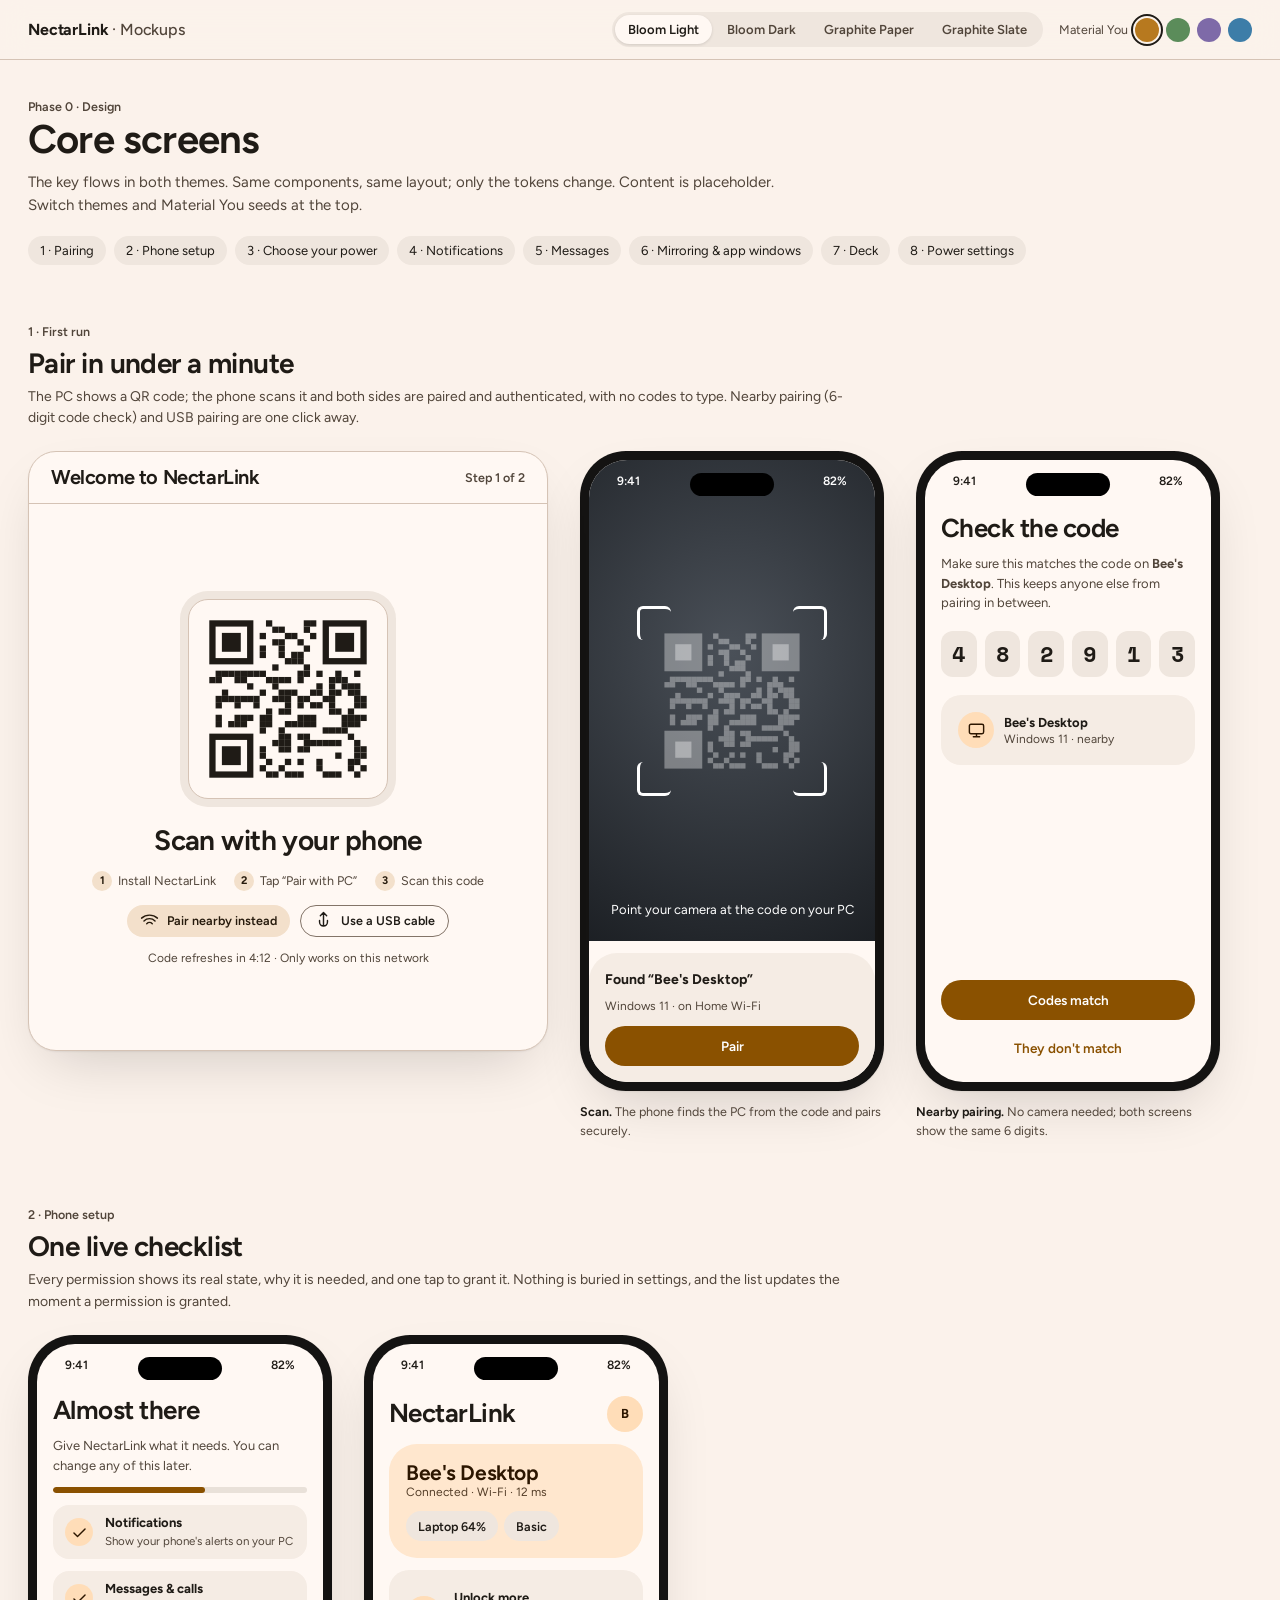
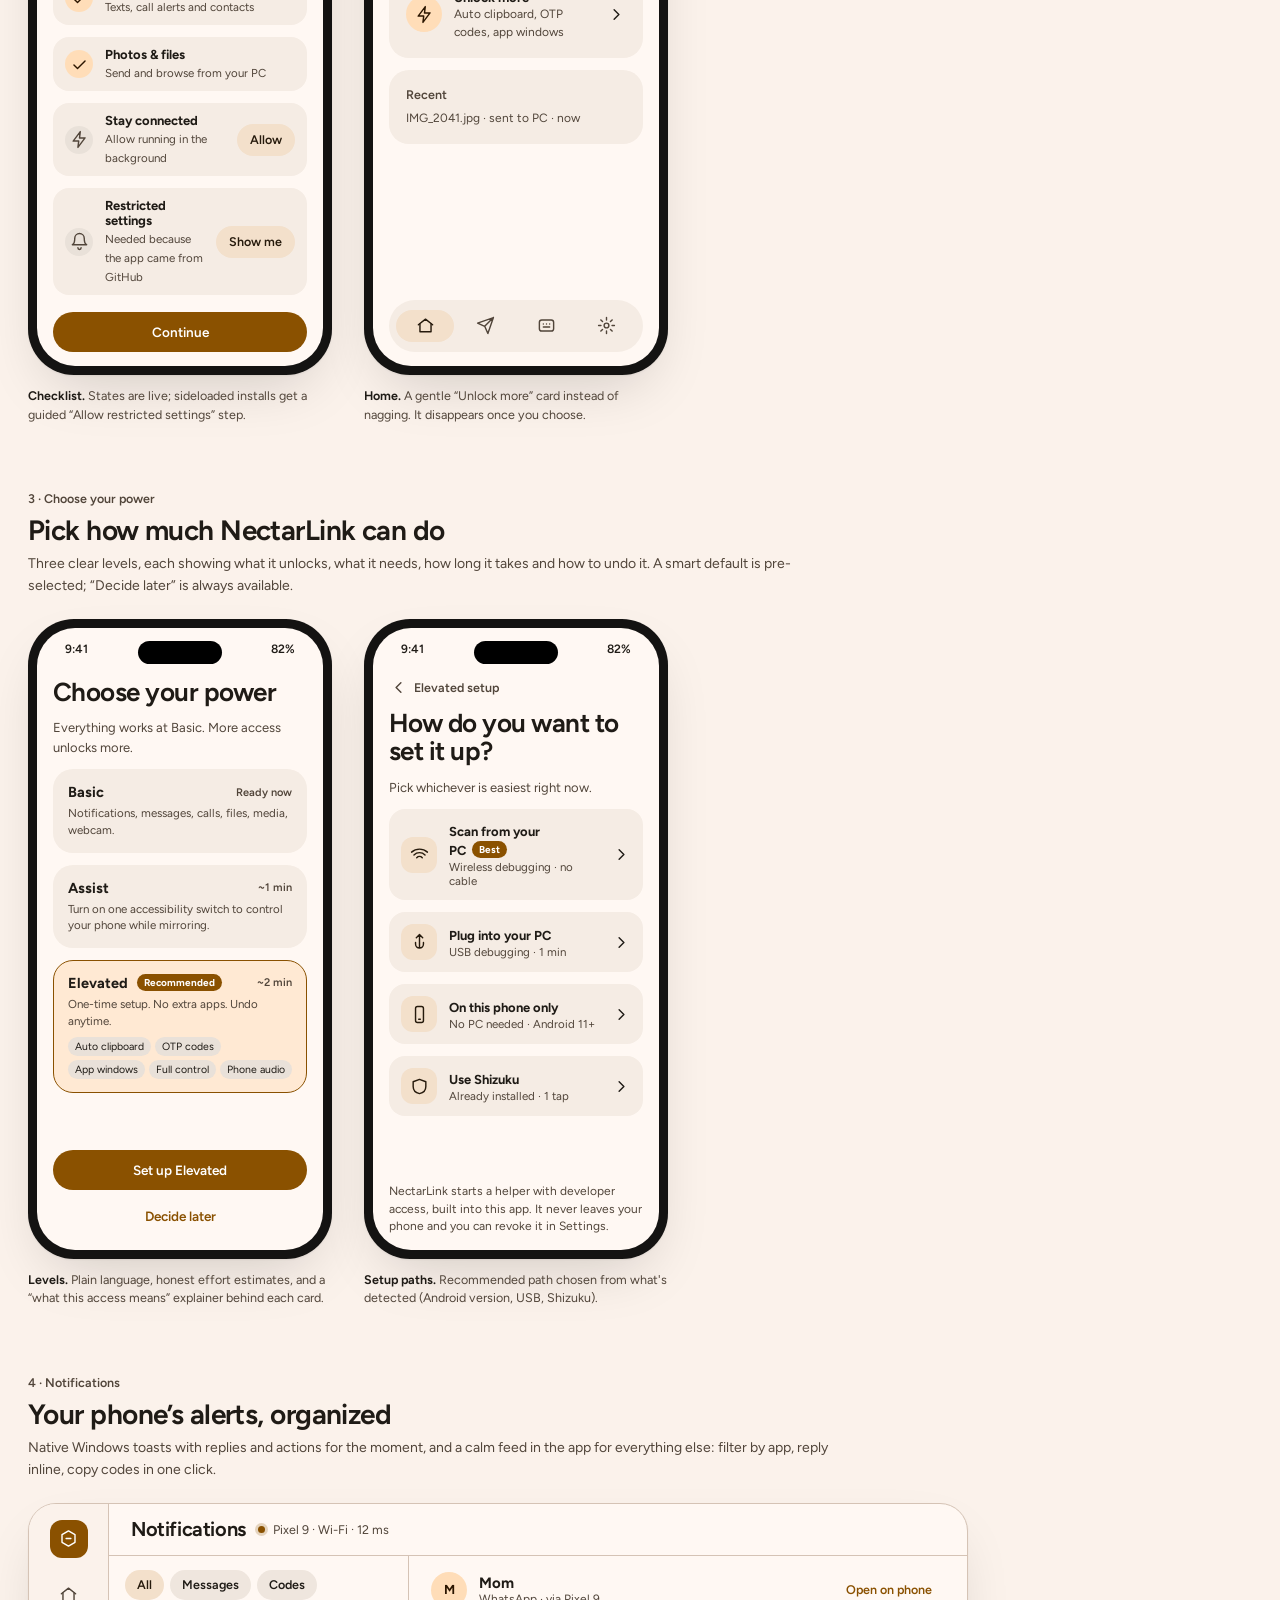
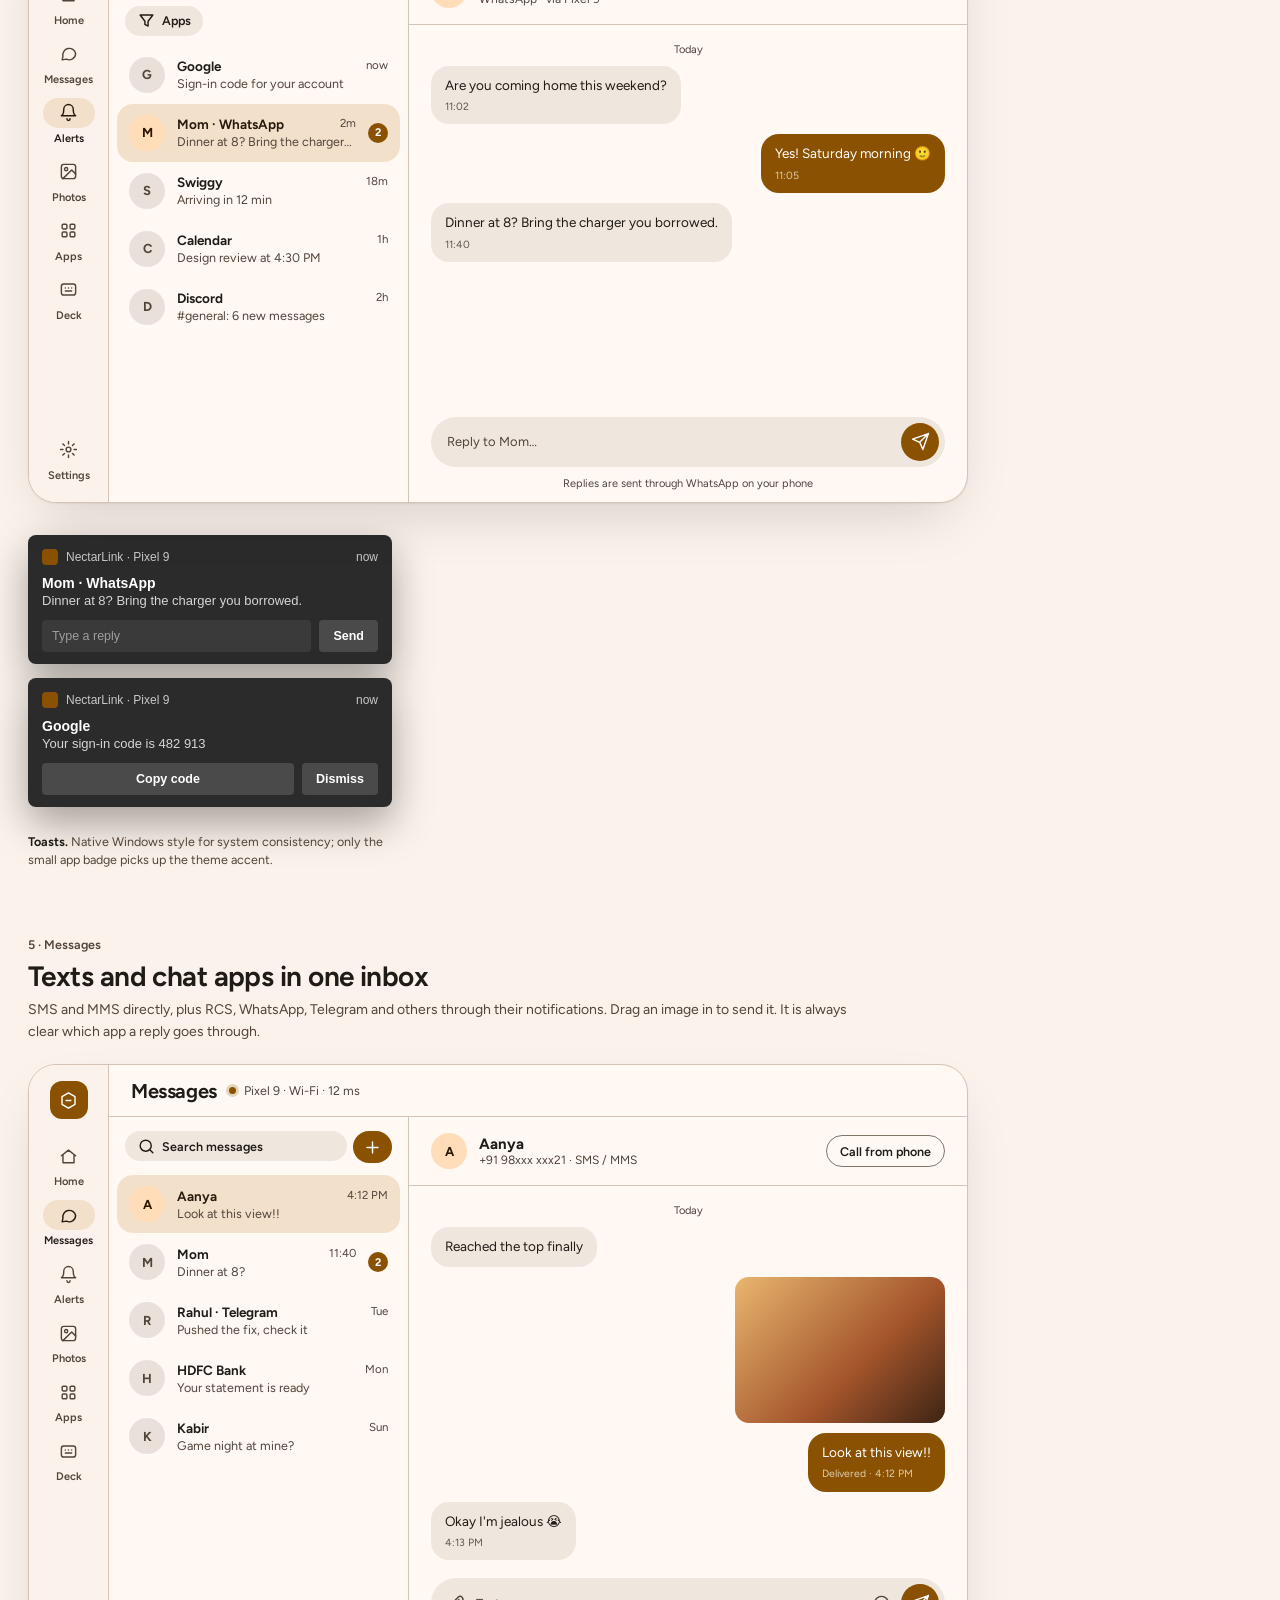
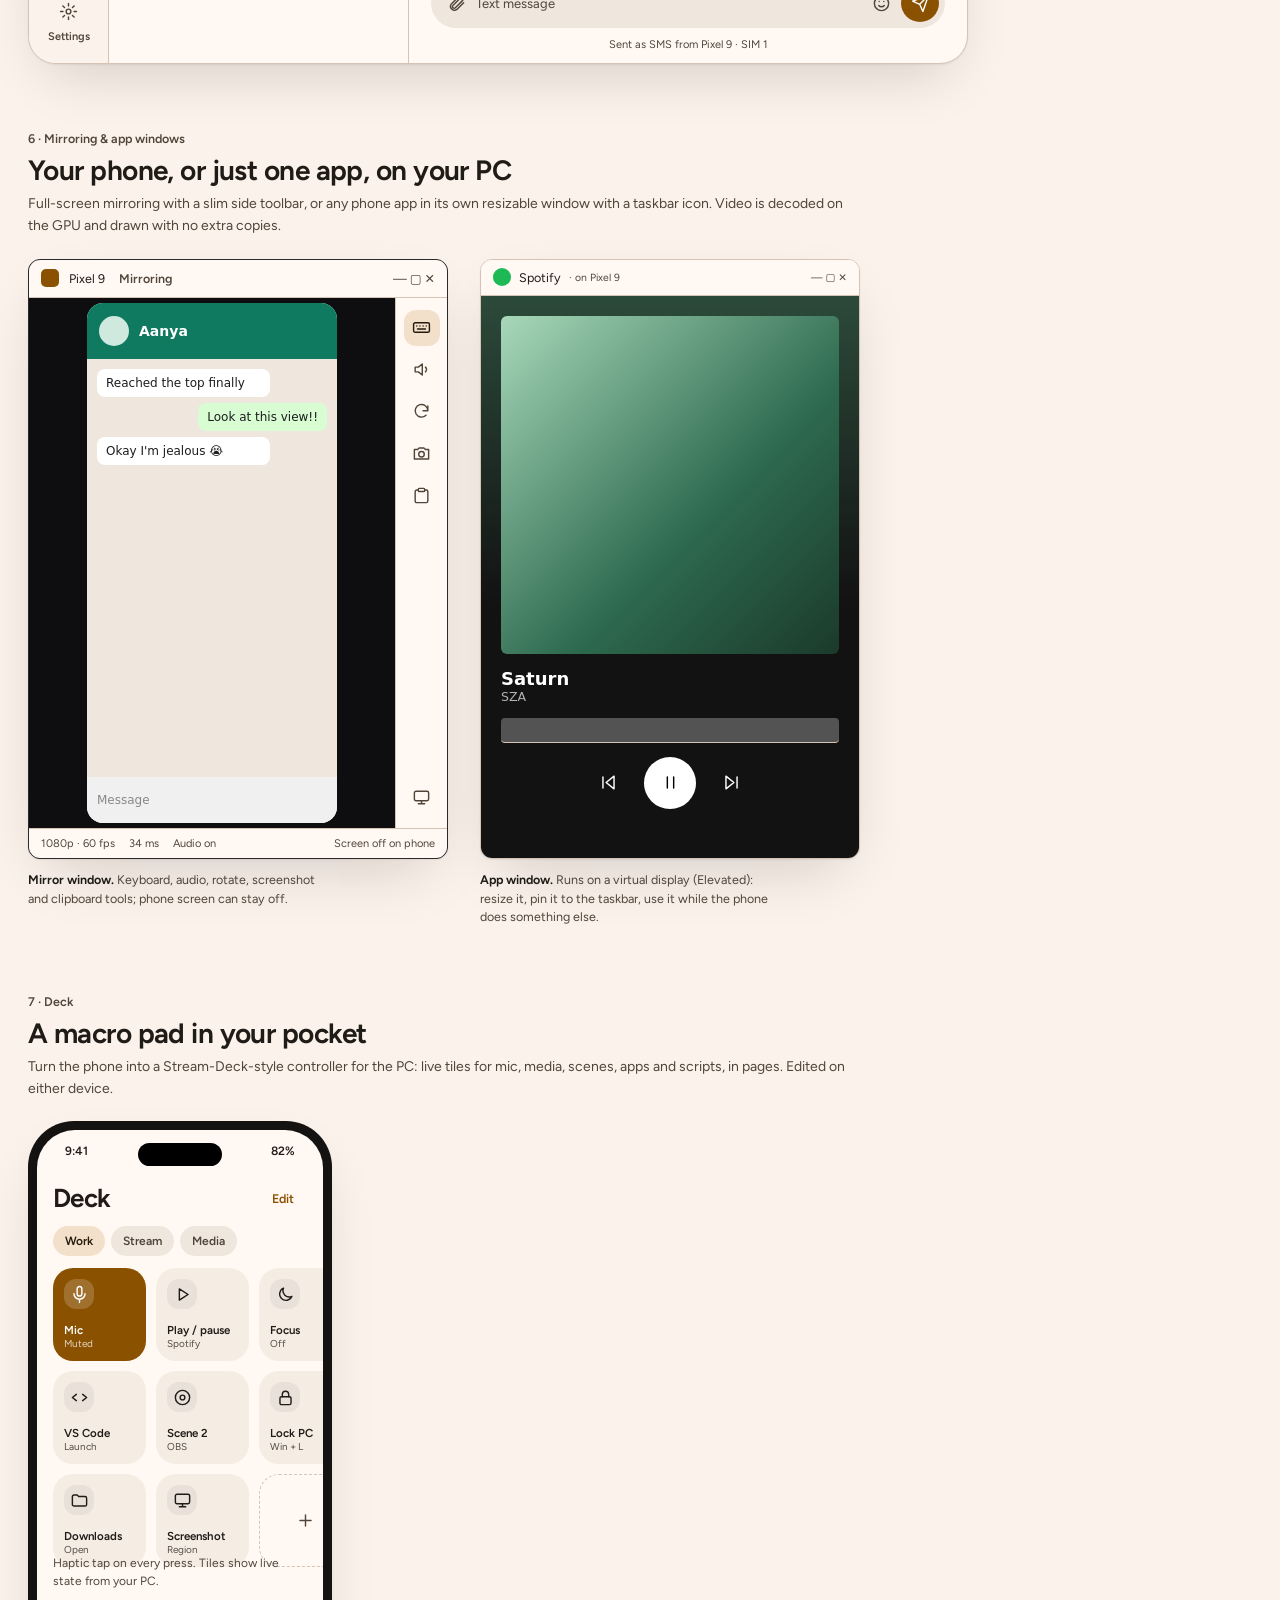
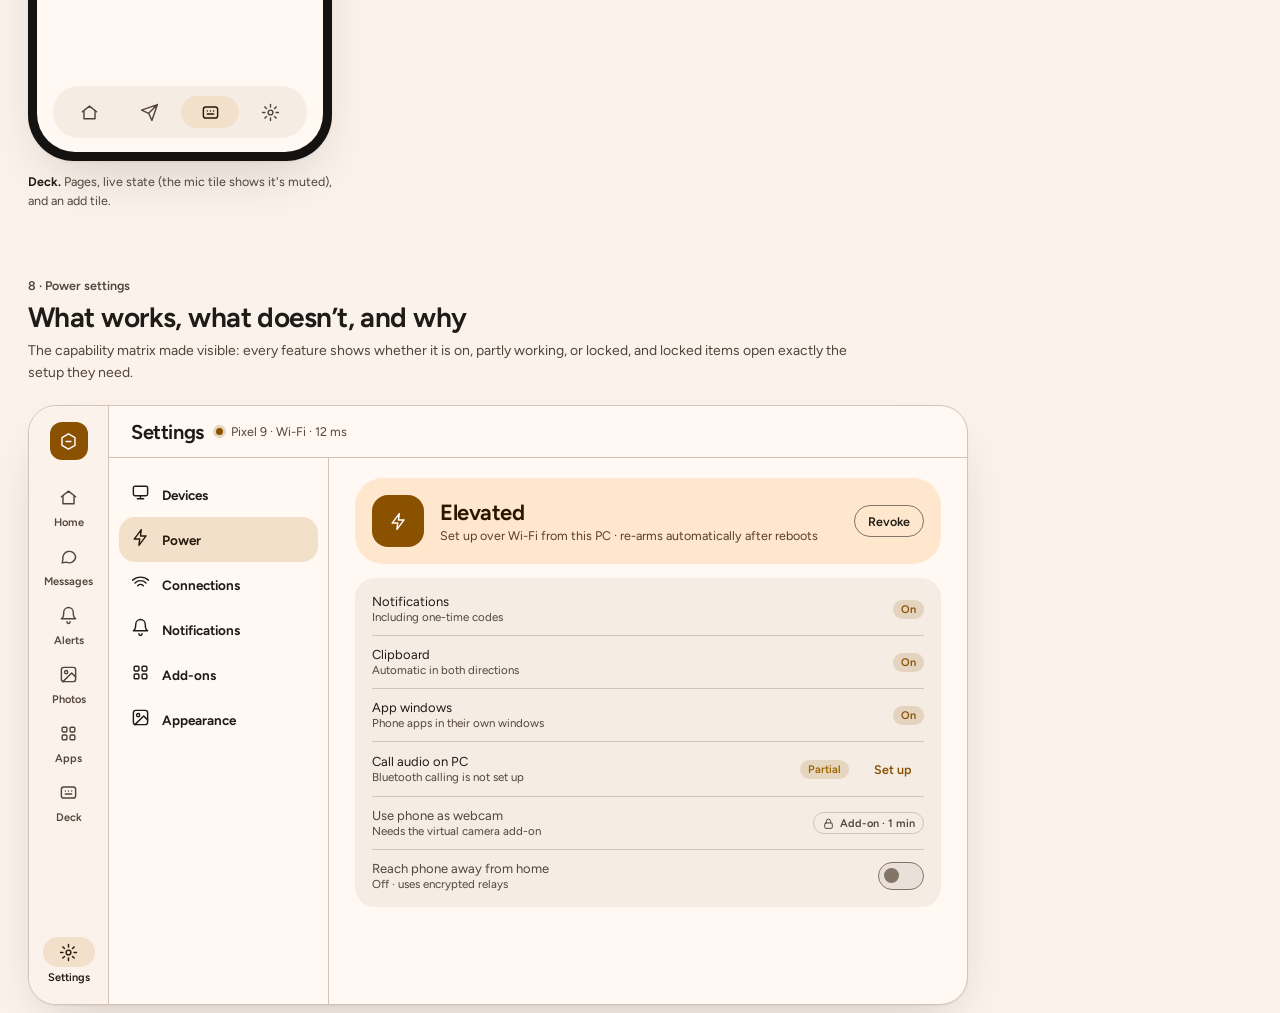
<file: docs/design/mockups/index.html>
<!doctype html>
<html lang="en">
<head>
<meta charset="utf-8">
<meta name="viewport" content="width=device-width, initial-scale=1">
<title>NectarLink Mockups</title>
<!-- Preview only: the apps bundle these OFL fonts locally. -->
<link rel="preconnect" href="https://fonts.googleapis.com"><link rel="preconnect" href="https://fonts.gstatic.com" crossorigin>
<link href="https://fonts.googleapis.com/css2?family=Figtree:wght@400;500;600;700&family=Instrument+Serif&family=Space+Mono:wght@400;700&family=Caveat:wght@500&display=swap" rel="stylesheet">
<link rel="stylesheet" href="../assets/nl.css?v=3">
<style>
/* --- pairing --- */
.pair{flex:1;display:flex;flex-direction:column;align-items:center;justify-content:center;text-align:center;padding:28px 40px;gap:14px}
.pair h2{font-family:var(--display);font-weight:var(--display-weight);font-size:28px;letter-spacing:var(--display-track)}
.qrbox{width:200px;height:200px;padding:14px;border-radius:var(--r-lg);background:var(--surface);color:var(--on-surface);border:1px solid var(--outline-variant)}
[data-theme^="bloom"] .qrbox{box-shadow:0 0 0 8px var(--surface-container-high)}
.steps{display:flex;gap:18px;font-size:12.5px;color:var(--on-surface-variant)}
.steps b{display:inline-grid;place-items:center;width:20px;height:20px;border-radius:50%;background:var(--secondary-container);color:var(--on-secondary-container);font-size:11px;margin-right:6px}
[data-theme^="graphite"] .steps b{border-radius:2px;font-family:var(--mono);font-weight:400}
.alt{display:flex;gap:10px}
.timer{font-size:12px;color:var(--on-surface-variant)}
/* camera viewfinder */
.scr:has(.finder)>.sb{color:#fff}
.finder{flex:1;margin:-46px -16px 0;background:radial-gradient(120% 80% at 50% 40%,#4a5058,#15181c);position:relative;display:grid;place-items:center}
.finder .frame{width:190px;height:190px;position:relative}
.finder .frame i{position:absolute;width:34px;height:34px;border:3px solid #fff;border-radius:6px}
.finder .frame i:nth-child(1){top:0;left:0;border-right:0;border-bottom:0}.finder .frame i:nth-child(2){top:0;right:0;border-left:0;border-bottom:0}
.finder .frame i:nth-child(3){bottom:0;left:0;border-right:0;border-top:0}.finder .frame i:nth-child(4){bottom:0;right:0;border-left:0;border-top:0}
.finder .ghost{position:absolute;inset:22px;color:rgba(255,255,255,.35);--qr-bg:transparent}
.finder .tip{position:absolute;bottom:22px;left:16px;right:16px;color:#fff;font-size:13px;text-align:center;line-height:1.5}
.sheet{margin:0 -16px -14px;padding:18px 16px 16px;border-radius:var(--r-xl) var(--r-xl) 0 0;background:var(--surface-container);display:flex;flex-direction:column;gap:10px}
[data-theme^="graphite"] .sheet{background:var(--surface);border-top:1px solid var(--outline-variant)}
.sas{display:flex;justify-content:center;gap:8px;margin:6px 0}
.sas span{width:36px;height:46px;border-radius:var(--r-sm);background:var(--surface-container-high);display:grid;place-items:center;font:700 22px var(--mono)}
[data-theme^="graphite"] .sas span{background:transparent;border:1px solid var(--outline-variant)}
/* checklist */
.check{display:flex;gap:12px;align-items:center;padding:10px 12px;border-radius:var(--r-md);background:var(--surface-container)}
[data-theme^="graphite"] .check{background:transparent;border:1px solid var(--outline-variant)}
.check .st{width:28px;height:28px;border-radius:50%;display:grid;place-items:center;flex:none;background:var(--surface-container-highest);color:var(--on-surface-variant)}
.check.done .st{background:var(--primary-container);color:var(--on-primary-container)}
[data-theme^="graphite"] .check.done .st{background:var(--on-surface);color:var(--surface)}
[data-theme^="graphite"] .check .st{border-radius:3px}
.check .tx{flex:1;min-width:0}.check b{font-size:13px;display:block}.check small{font-size:11.5px;color:var(--on-surface-variant)}
.progress{height:6px;border-radius:9px;background:var(--surface-container-highest);overflow:hidden}
.progress i{display:block;height:100%;width:60%;background:var(--primary);border-radius:9px}
/* power cards */
.power{border-radius:var(--r-lg);padding:13px 14px;background:var(--surface-container);border:1.5px solid transparent}
.power.sel{border-color:var(--primary);background:color-mix(in srgb,var(--primary-container) 55%,var(--surface))}
[data-theme^="graphite"] .power{background:transparent;border:1px solid var(--outline-variant)}
[data-theme^="graphite"] .power.sel{border:1.5px solid var(--on-surface);box-shadow:3px 3px 0 var(--outline-variant)}
.power .hd{display:flex;justify-content:space-between;align-items:center}
.power h4{font-size:14.5px;font-weight:700}
.power .eff{font-size:11px;color:var(--on-surface-variant);font-weight:600}
.power p{font-size:11.5px;color:var(--on-surface-variant);margin-top:4px;line-height:1.45}
.power .gets{display:flex;flex-wrap:wrap;gap:4px;margin-top:8px}
.power .gets span{font-size:10.5px;padding:3px 7px;border-radius:var(--r-pill);background:var(--surface-container-highest)}
[data-theme^="graphite"] .power .gets span{background:transparent;border:1px solid var(--outline-variant);font-family:var(--mono);font-size:9px;text-transform:uppercase;letter-spacing:.05em}
.path{display:flex;gap:12px;align-items:center;padding:12px;border-radius:var(--r-md);background:var(--surface-container)}
[data-theme^="graphite"] .path{background:transparent;border:1px solid var(--outline-variant)}
.path .ic{width:36px;height:36px;border-radius:var(--r-sm);display:grid;place-items:center;background:var(--secondary-container);color:var(--on-secondary-container);flex:none}
[data-theme^="graphite"] .path .ic{background:transparent;border:1px solid var(--outline-variant);color:var(--on-surface)}
.path .tx{flex:1}.path b{font-size:13px}.path small{display:block;font-size:11.5px;color:var(--on-surface-variant);margin-top:1px}
.rec{font-size:10px;font-weight:700;padding:2px 7px;border-radius:var(--r-pill);background:var(--primary);color:var(--on-primary);margin-left:6px;vertical-align:2px}
[data-theme^="graphite"] .rec{font-family:var(--mono);font-weight:400;letter-spacing:.08em;border-radius:2px}
/* notifications page */
.col-list{width:300px;border-right:1px solid var(--outline-variant);display:flex;flex-direction:column;flex:none}
.col-list .head{padding:14px 16px 10px;display:flex;gap:6px;flex-wrap:wrap}
.col-list .list{padding:0 8px;overflow:hidden}
.detail{flex:1;display:flex;flex-direction:column;min-width:0}
.detail .dh{display:flex;gap:12px;align-items:center;padding:16px 22px;border-bottom:1px solid var(--outline-variant)}
.detail .dh>div{min-width:0}.detail .dh h4{font-size:15px;font-weight:700}.detail .dh p{font-size:12px;color:var(--on-surface-variant);white-space:nowrap;overflow:hidden;text-overflow:ellipsis}
.thread{flex:1;padding:18px 22px;display:flex;flex-direction:column;gap:10px;overflow:hidden}
.bub{max-width:70%;padding:10px 14px;border-radius:18px;font-size:13.5px;line-height:1.45;background:var(--surface-container-high);align-self:flex-start}
.bub.me{align-self:flex-end;background:var(--primary);color:var(--on-primary)}
[data-theme^="graphite"] .bub{border-radius:4px;background:transparent;border:1px solid var(--outline-variant)}
[data-theme^="graphite"] .bub.me{background:var(--on-surface);color:var(--surface);border-color:var(--on-surface)}
.bub small{display:block;font-size:10.5px;opacity:.7;margin-top:4px}
.mms{width:210px;height:150px;border-radius:14px;align-self:flex-end;background:linear-gradient(135deg,#e9b66f,#a3542b 60%,#3d2414)}
[data-theme^="graphite"] .mms{border-radius:3px;filter:grayscale(1) contrast(1.1)}
.day{align-self:center;font-size:11px;color:var(--on-surface-variant)}
.composer{margin:0 22px 18px;display:flex;align-items:center;gap:10px;padding:6px 6px 6px 16px;border-radius:var(--r-pill);background:var(--surface-container-high);font-size:13px;color:var(--on-surface-variant)}
[data-theme^="graphite"] .composer{border-radius:4px;background:transparent;border:1px solid var(--outline)}
.composer .send{width:38px;height:38px;border-radius:50%;background:var(--btn-bg);color:var(--btn-ink);display:grid;place-items:center;box-shadow:var(--btn-shadow)}
[data-theme^="graphite"] .composer .send{border-radius:3px}
.via{font-size:11px;color:var(--on-surface-variant);text-align:center;margin:-8px 0 12px}
/* toast (native Windows style, theme-tinted accent only) */
.toast{width:364px;border-radius:8px;background:#2B2B2B;color:#fff;box-shadow:0 16px 40px rgba(0,0,0,.35);font-family:"Segoe UI Variable Text","Segoe UI",sans-serif;padding:14px 14px 12px;font-size:13px}
.toast .t{display:flex;gap:8px;align-items:center;font-size:12px;color:#c8c8c8}
.toast .t i{width:16px;height:16px;border-radius:4px;background:var(--primary)}
.toast h5{font-size:14px;margin-top:10px;font-weight:600}.toast p{color:#d6d6d6;margin-top:2px}
.toast .reply{margin-top:12px;display:flex;gap:8px}.toast .reply span{flex:1;height:32px;border-radius:4px;background:#3a3a3a;padding:0 10px;display:flex;align-items:center;color:#9d9d9d;font-size:12.5px}
.toast .reply b{height:32px;padding:0 14px;border-radius:4px;background:#4a4a4a;display:grid;place-items:center;font-weight:600;font-size:12.5px}
/* mirror */
.mwin{width:420px;height:600px;border-radius:12px;background:#1b1b1d;display:flex;flex-direction:column;overflow:hidden;box-shadow:var(--win-shadow);border:1px solid #2a2a2d;color:#e8e8ea}
.mwin .tb{height:38px;display:flex;align-items:center;gap:10px;padding:0 12px;font-size:12.5px;background:var(--surface);color:var(--on-surface);border-bottom:1px solid var(--outline-variant)}
.mwin .tb .ap{width:18px;height:18px;border-radius:5px}
.mwin .tb .wc{display:flex;gap:16px;margin-left:auto;color:var(--on-surface-variant)}
.mwin .stage{flex:1;display:flex;min-height:0}
.mwin .ps{flex:1;display:grid;place-items:center;background:#0e0e10}
.mwin .tools{width:52px;background:var(--surface);border-left:1px solid var(--outline-variant);display:flex;flex-direction:column;align-items:center;gap:6px;padding:12px 0;color:var(--on-surface-variant)}
.mwin .tools span{width:36px;height:36px;border-radius:var(--r-sm);display:grid;place-items:center}
.mwin .tools span.on{background:var(--indicator);color:var(--on-indicator)}
.mwin .foot{height:30px;display:flex;align-items:center;gap:14px;padding:0 12px;font-size:11px;background:var(--surface);color:var(--on-surface-variant);border-top:1px solid var(--outline-variant)}
[data-theme^="graphite"] .mwin .foot{font-family:var(--mono);letter-spacing:.08em;text-transform:uppercase;font-size:9.5px}
.fake{width:250px;height:520px;border-radius:16px;overflow:hidden;background:#fff;color:#1d1d1f;font-family:system-ui,sans-serif;display:flex;flex-direction:column}
.fake .ah{height:56px;background:#0f7a5f;color:#fff;display:flex;align-items:center;gap:10px;padding:0 12px;font-weight:600;font-size:14px}
.fake .ah i{width:30px;height:30px;border-radius:50%;background:#cfe9df}
.fake .cl{flex:1;background:#efe7dd;padding:10px;display:flex;flex-direction:column;gap:6px;font-size:12px}
.fake .m{background:#fff;padding:7px 9px;border-radius:8px;max-width:75%}.fake .m.o{align-self:flex-end;background:#d9fdd3}
.fake .in{height:46px;background:#f0f0f0;display:flex;align-items:center;padding:0 10px;font-size:12px;color:#888}
.appwin{width:380px;height:600px;border-radius:12px;overflow:hidden;box-shadow:var(--win-shadow);border:1px solid var(--outline-variant);display:flex;flex-direction:column;background:#fff}
.appwin .tb{height:36px;display:flex;align-items:center;gap:8px;padding:0 12px;font-size:12.5px;background:var(--surface);color:var(--on-surface);border-bottom:1px solid var(--outline-variant)}
.appwin .tb small{color:var(--on-surface-variant)}
.spot{flex:1;background:linear-gradient(180deg,#2c4a3a,#121212 55%);color:#fff;font-family:system-ui,sans-serif;padding:20px;display:flex;flex-direction:column;gap:14px}
.spot .cv{width:100%;aspect-ratio:1;border-radius:6px;background:linear-gradient(135deg,#a8d8b9,#2d6a4f 60%,#1b3a2b)}
.spot h4{font-size:18px}.spot p{font-size:12.5px;color:#b3b3b3}
.spot .bar{height:4px;border-radius:4px;background:#535353}.spot .bar i{display:block;width:35%;height:100%;background:#fff;border-radius:4px}
.spot .ctl{display:flex;justify-content:center;gap:26px;align-items:center}
.spot .ctl b{width:52px;height:52px;border-radius:50%;background:#fff;color:#000;display:grid;place-items:center}
/* deck */
.dk-head{display:flex;justify-content:space-between;align-items:center}
.dk-pages{display:flex;gap:6px}
.dk-pages span{height:30px;padding:0 12px;border-radius:var(--r-pill);font-size:12px;font-weight:600;display:grid;place-items:center;background:var(--surface-container-high);color:var(--on-surface-variant)}
.dk-pages span.on{background:var(--secondary-container);color:var(--on-secondary-container)}
[data-theme^="graphite"] .dk-pages span{background:transparent;border:1px solid var(--outline-variant);font-family:var(--mono);font-weight:400;font-size:9.5px;letter-spacing:.08em;text-transform:uppercase}
[data-theme^="graphite"] .dk-pages span.on{background:var(--on-surface);color:var(--surface)}
.dk{display:grid;grid-template-columns:repeat(3,1fr);gap:10px}
.key{aspect-ratio:1;border-radius:var(--r-lg);background:var(--surface-container);display:flex;flex-direction:column;justify-content:space-between;padding:11px;font-size:11.5px;font-weight:600}
.key .ic{width:30px;height:30px;border-radius:var(--r-sm);display:grid;place-items:center;background:var(--surface-container-highest)}
.key.active{background:var(--primary);color:var(--on-primary)}
.key.active .ic{background:color-mix(in srgb,var(--on-primary) 18%,transparent)}
.key small{font-weight:400;font-size:10px;opacity:.75;display:block}
[data-theme^="graphite"] .key{background:transparent;border:1px solid var(--outline-variant)}
[data-theme^="graphite"] .key .ic{background:transparent;border:1px solid var(--outline-variant)}
[data-theme^="graphite"] .key.active{background:var(--on-surface);color:var(--surface);border-color:var(--on-surface)}
.key.add{border:1.5px dashed var(--outline-variant);background:transparent;align-items:center;justify-content:center;color:var(--on-surface-variant)}
/* settings */
.set-nav{width:220px;border-right:1px solid var(--outline-variant);padding:14px 10px;flex:none}
.set-main{flex:1;padding:20px 26px;overflow:hidden;display:flex;flex-direction:column;gap:14px}
.lvl{display:flex;gap:16px;align-items:center;padding:16px;border-radius:var(--r-xl);background:var(--hero-bg);color:var(--hero-ink);border:1px solid var(--card-border)}
.lvl .big{width:52px;height:52px;border-radius:var(--r-md);display:grid;place-items:center;background:var(--primary);color:var(--on-primary)}
[data-theme^="graphite"] .lvl .big{border-radius:3px}
.lvl h4{font-family:var(--display);font-weight:var(--display-weight);font-size:22px;letter-spacing:var(--display-track)}
.lvl p{font-size:12.5px;opacity:.8;margin-top:2px}
.feat{display:flex;align-items:center;gap:12px;padding:11px 0;border-top:1px solid var(--outline-variant);font-size:13px}
.feat:first-of-type{border-top:0}
.feat .tx{flex:1}.feat small{display:block;font-size:11.5px;color:var(--on-surface-variant);margin-top:1px}
.feat.off{color:var(--on-surface-variant)}
.state{font-size:11px;font-weight:600;padding:3px 8px;border-radius:var(--r-pill);background:color-mix(in srgb,var(--ok) 16%,transparent);color:var(--ok)}
.state.partial{background:color-mix(in srgb,var(--warn) 16%,transparent);color:var(--warn)}
[data-theme^="graphite"] .state{font-family:var(--mono);font-weight:400;letter-spacing:.06em;text-transform:uppercase;font-size:9.5px;background:transparent;border:1px solid currentColor;border-radius:2px}
</style>
</head>
<body data-theme="bloom-light">
<div class="bar">
  <div class="brand">NectarLink <span>· Mockups</span></div>
  <div class="seg" id="themes">
    <button data-t="bloom-light" class="on">Bloom Light</button><button data-t="bloom-dark">Bloom Dark</button>
    <button data-t="graphite-paper">Graphite Paper</button><button data-t="graphite-slate">Graphite Slate</button>
  </div>
  <div class="seeds" id="seeds">Material You
    <button data-s="honey" class="on" style="background:#B7791F" title="Honey"></button><button data-s="sage" style="background:#5B8C5A" title="Sage"></button>
    <button data-s="lavender" style="background:#7E6AA8" title="Lavender"></button><button data-s="ocean" style="background:#3D7DA8" title="Ocean"></button>
  </div>
</div>

<div class="toc">
  <span class="kicker">Phase 0 · Design</span>
  <h1>Core screens</h1>
  <p>The key flows in both themes. Same components, same layout; only the tokens change. Content is placeholder. Switch themes and Material You seeds at the top.</p>
  <nav><a href="#pair">1 · Pairing</a><a href="#onboard">2 · Phone setup</a><a href="#power">3 · Choose your power</a><a href="#notif">4 · Notifications</a><a href="#msgs">5 · Messages</a><a href="#mirror">6 · Mirroring & app windows</a><a href="#deck">7 · Deck</a><a href="#settings">8 · Power settings</a></nav>
</div>

<main id="screens"></main>

<script src="../assets/nl.js?v=3"></script>
<script>
const rail = (on) => `<aside class="rail"><div class="mark">${i('hex')}</div>
  ${[['home','Home'],['msg','Messages'],['bell','Alerts'],['photo','Photos'],['apps','Apps'],['deck','Deck']].map(([ic,l])=>`<div class="nav ${l===on?'on':''}"><i>${i(ic)}</i>${l}</div>`).join('')}
  <div class="spacer"></div><div class="nav ${on==='Settings'?'on':''}"><i>${i('gear')}</i>Settings</div></aside>`;
const topbar = (t) => `<header class="top"><h3>${t}</h3><span class="status"><span class="dot"></span>Pixel 9 · Wi-Fi · 12 ms</span><span class="grow"></span></header>`;
const phone = (inner, cls='') => `<div class="phone"><div class="scr ${cls}"><div class="cam"></div><div class="sb"><span>9:41</span><span>82%</span></div>${inner}</div></div>`;
const set = (id, k, h, p, body) => `<section class="screen-set" id="${id}"><div class="set-head"><span class="kicker">${k}</span><h2>${h}</h2><p>${p}</p></div><div class="row">${body}</div></section>`;

document.getElementById('screens').innerHTML =

set('pair','1 · First run','Pair in under a minute',
 'The PC shows a QR code; the phone scans it and both sides are paired and authenticated, with no codes to type. Nearby pairing (6-digit code check) and USB pairing are one click away.',
 `<div class="win sm"><div class="main">
   <header class="top"><h3>Welcome to NectarLink</h3><span class="grow"></span><span class="cap">Step 1 of 2</span></header>
   <div class="pair">
     <div class="crop"><i></i><i></i><i></i><i></i><div class="qrbox">${qrSVG()}</div></div>
     <span class="G cap">Fig. 00 // Pairing code</span>
     <h2>Scan with your phone</h2>
     <div class="steps"><span><b>1</b>Install NectarLink</span><span><b>2</b>Tap “Pair with PC”</span><span><b>3</b>Scan this code</span></div>
     <div class="alt"><button class="btn tonal sm">${i('wifi')}Pair nearby instead</button><button class="btn out sm">${i('usb')}Use a USB cable</button></div>
     <span class="timer">Code refreshes in 4:12 · Only works on this network</span>
   </div></div></div>
  <div>${phone(`<div class="finder"><div class="frame"><i></i><i></i><i></i><i></i><div class="ghost">${qrSVG(25,7)}</div></div>
     <div class="tip">Point your camera at the code on your PC</div></div>
     <div class="sheet"><b style="font-size:14px">Found “Bee's Desktop”</b><span class="hint">Windows 11 · on Home Wi-Fi</span><button class="btn fill wide">Pair</button></div>`)}
   <p class="caption"><b>Scan.</b> The phone finds the PC from the code and pairs securely.</p></div>
  <div>${phone(`<div class="ph-title" style="margin-top:8px">Check the code</div>
     <p class="ph-sub">Make sure this matches the code on <b>Bee's Desktop</b>. This keeps anyone else from pairing in between.</p>
     <div class="sas"><span>4</span><span>8</span><span>2</span><span>9</span><span>1</span><span>3</span></div>
     <div class="card" style="display:flex;gap:10px;align-items:center"><span class="av p">${i('screen')}</span><div><b style="font-size:13px">Bee's Desktop</b><div class="hint">Windows 11 · nearby</div></div></div>
     <div style="margin-top:auto;display:flex;flex-direction:column;gap:8px"><button class="btn fill wide">Codes match</button><button class="btn text wide">They don't match</button></div>`)}
   <p class="caption"><b>Nearby pairing.</b> No camera needed; both screens show the same 6 digits.</p></div>`) +

set('onboard','2 · Phone setup','One live checklist',
 'Every permission shows its real state, why it is needed, and one tap to grant it. Nothing is buried in settings, and the list updates the moment a permission is granted.',
 `<div>${phone(`<div class="ph-title" style="margin-top:6px">Almost there</div>
    <p class="ph-sub">Give NectarLink what it needs. You can change any of this later.</p>
    <div class="progress"><i></i></div>
    <div class="check done"><span class="st">${i('check')}</span><div class="tx"><b>Notifications</b><small>Show your phone's alerts on your PC</small></div></div>
    <div class="check done"><span class="st">${i('check')}</span><div class="tx"><b>Messages & calls</b><small>Texts, call alerts and contacts</small></div></div>
    <div class="check done"><span class="st">${i('check')}</span><div class="tx"><b>Photos & files</b><small>Send and browse from your PC</small></div></div>
    <div class="check"><span class="st">${i('bolt')}</span><div class="tx"><b>Stay connected</b><small>Allow running in the background</small></div><button class="btn tonal sm">Allow</button></div>
    <div class="check"><span class="st">${i('bell')}</span><div class="tx"><b>Restricted settings</b><small>Needed because the app came from GitHub</small></div><button class="btn tonal sm">Show me</button></div>
    <button class="btn fill wide" style="margin-top:auto">Continue</button>`)}
   <p class="caption"><b>Checklist.</b> States are live; sideloaded installs get a guided “Allow restricted settings” step.</p></div>
  <div>${phone(`<div style="display:flex;justify-content:space-between;align-items:center;margin-top:6px"><span class="ph-title">NectarLink</span><span class="av p">B</span></div>
    <div class="card" style="background:var(--hero-bg);color:var(--hero-ink);border-radius:var(--r-xl)"><span class="G cap">Fig. 02 // Linked to</span><div class="ph-title" style="font-size:21px">Bee's Desktop</div><div class="hint" style="color:inherit;opacity:.8">Connected · Wi-Fi · 12 ms</div>
      <div style="display:flex;gap:6px;margin-top:10px"><span class="chip">Laptop 64%</span><span class="chip">Basic</span></div></div>
    <div class="card" style="display:flex;gap:12px;align-items:center"><span class="av p">${i('bolt')}</span><div style="flex:1"><b style="font-size:13px">Unlock more</b><div class="hint">Auto clipboard, OTP codes, app windows</div></div>${i('chev')}</div>
    <div class="card"><div class="lbl" style="margin-bottom:8px">Recent</div><div class="hint">IMG_2041.jpg · sent to PC · now</div></div>
    <div class="tabbar"><span class="on">${i('home')}</span><span>${i('send')}</span><span>${i('deck')}</span><span>${i('gear')}</span></div>`)}
   <p class="caption"><b>Home.</b> A gentle “Unlock more” card instead of nagging. It disappears once you choose.</p></div>`) +

set('power','3 · Choose your power','Pick how much NectarLink can do',
 'Three clear levels, each showing what it unlocks, what it needs, how long it takes and how to undo it. A smart default is pre-selected; “Decide later” is always available.',
 `<div>${phone(`<div class="ph-title" style="margin-top:4px">Choose your power</div>
    <p class="ph-sub">Everything works at Basic. More access unlocks more.</p>
    <div class="power"><div class="hd"><h4>Basic</h4><span class="eff">Ready now</span></div><p>Notifications, messages, calls, files, media, webcam.</p></div>
    <div class="power"><div class="hd"><h4>Assist</h4><span class="eff">~1 min</span></div><p>Turn on one accessibility switch to control your phone while mirroring.</p></div>
    <div class="power sel"><div class="hd"><h4>Elevated <span class="rec">Recommended</span></h4><span class="eff">~2 min</span></div><p>One-time setup. No extra apps. Undo anytime.</p>
      <div class="gets"><span>Auto clipboard</span><span>OTP codes</span><span>App windows</span><span>Full control</span><span>Phone audio</span></div></div>
    
    <div style="margin-top:auto;display:flex;flex-direction:column;gap:6px"><button class="btn fill wide">Set up Elevated</button><button class="btn text wide">Decide later</button></div>`)}
   <p class="caption"><b>Levels.</b> Plain language, honest effort estimates, and a “what this access means” explainer behind each card.</p></div>
  <div>${phone(`<div style="display:flex;align-items:center;gap:6px;margin-top:4px;color:var(--on-surface-variant)">${i('back')}<span class="cap">Elevated setup</span></div>
    <div class="ph-title">How do you want to set it up?</div>
    <p class="ph-sub">Pick whichever is easiest right now.</p>
    <div class="path"><span class="ic">${i('wifi')}</span><div class="tx"><b>Scan from your PC</b><span class="rec">Best</span><small>Wireless debugging · no cable</small></div>${i('chev')}</div>
    <div class="path"><span class="ic">${i('usb')}</span><div class="tx"><b>Plug into your PC</b><small>USB debugging · 1 min</small></div>${i('chev')}</div>
    <div class="path"><span class="ic">${i('handset')}</span><div class="tx"><b>On this phone only</b><small>No PC needed · Android 11+</small></div>${i('chev')}</div>
    <div class="path"><span class="ic">${i('shield')}</span><div class="tx"><b>Use Shizuku</b><small>Already installed · 1 tap</small></div>${i('chev')}</div>
    <p class="hint" style="margin-top:auto">NectarLink starts a helper with developer access, built into this app. It never leaves your phone and you can revoke it in Settings.</p>`)}
   <p class="caption"><b>Setup paths.</b> Recommended path chosen from what's detected (Android version, USB, Shizuku).</p></div>`) +

set('notif','4 · Notifications','Your phone’s alerts, organized',
 'Native Windows toasts with replies and actions for the moment, and a calm feed in the app for everything else: filter by app, reply inline, copy codes in one click.',
 `<div class="win">${rail('Alerts')}<div class="main">${topbar('Notifications')}
   <div class="body"><div class="col-list">
     <div class="head"><span class="chip on">All</span><span class="chip">Messages</span><span class="chip">Codes</span><span class="chip">${i('filter')}Apps</span></div>
     <div class="list">
       <div class="it"><span class="av">G</span><div class="tx"><h5>Google<span>now</span></h5><p>Sign-in code for your account</p></div></div>
       <div class="it on"><span class="av p">M</span><div class="tx"><h5>Mom · WhatsApp<span>2m</span></h5><p>Dinner at 8? Bring the charger…</p></div><span class="badge">2</span></div>
       <div class="it"><span class="av">S</span><div class="tx"><h5>Swiggy<span>18m</span></h5><p>Arriving in 12 min</p></div></div>
       <div class="it"><span class="av">C</span><div class="tx"><h5>Calendar<span>1h</span></h5><p>Design review at 4:30 PM</p></div></div>
       <div class="it"><span class="av">D</span><div class="tx"><h5>Discord<span>2h</span></h5><p>#general: 6 new messages</p></div></div>
     </div></div>
     <div class="detail"><div class="dh"><span class="av p">M</span><div><h4>Mom</h4><p>WhatsApp · via Pixel 9</p></div><span class="grow"></span><button class="btn text sm">Open on phone</button></div>
       <div class="thread"><span class="day">Today</span>
         <div class="bub">Are you coming home this weekend?<small>11:02</small></div>
         <div class="bub me">Yes! Saturday morning 🙂<small>11:05</small></div>
         <div class="bub">Dinner at 8? Bring the charger you borrowed.<small>11:40</small></div></div>
       <div class="composer">Reply to Mom…<span class="grow"></span><span class="send">${i('send')}</span></div>
       <div class="via">Replies are sent through WhatsApp on your phone</div></div></div></div></div>
  <div style="display:flex;flex-direction:column;gap:14px">
    <div class="toast"><div class="t"><i></i>NectarLink · Pixel 9<span class="grow"></span>now</div><h5>Mom · WhatsApp</h5><p>Dinner at 8? Bring the charger you borrowed.</p><div class="reply"><span>Type a reply</span><b>Send</b></div></div>
    <div class="toast"><div class="t"><i></i>NectarLink · Pixel 9<span class="grow"></span>now</div><h5>Google</h5><p>Your sign-in code is 482 913</p><div class="reply"><b style="flex:1">Copy code</b><b>Dismiss</b></div></div>
    <p class="caption" style="max-width:364px"><b>Toasts.</b> Native Windows style for system consistency; only the small app badge picks up the theme accent.</p>
  </div>`) +

set('msgs','5 · Messages','Texts and chat apps in one inbox',
 'SMS and MMS directly, plus RCS, WhatsApp, Telegram and others through their notifications. Drag an image in to send it. It is always clear which app a reply goes through.',
 `<div class="win">${rail('Messages')}<div class="main">${topbar('Messages')}
   <div class="body"><div class="col-list">
     <div class="head" style="padding-bottom:12px"><div class="chip" style="flex:1;justify-content:flex-start">${i('search')}Search messages</div><button class="btn fill sm" style="padding:0 10px">${i('plus')}</button></div>
     <div class="list">
       <div class="it on"><span class="av p">A</span><div class="tx"><h5>Aanya<span>4:12 PM</span></h5><p>Look at this view!!</p></div></div>
       <div class="it"><span class="av">M</span><div class="tx"><h5>Mom<span>11:40</span></h5><p>Dinner at 8?</p></div><span class="badge">2</span></div>
       <div class="it"><span class="av">R</span><div class="tx"><h5>Rahul · Telegram<span>Tue</span></h5><p>Pushed the fix, check it</p></div></div>
       <div class="it"><span class="av">H</span><div class="tx"><h5>HDFC Bank<span>Mon</span></h5><p>Your statement is ready</p></div></div>
       <div class="it"><span class="av">K</span><div class="tx"><h5>Kabir<span>Sun</span></h5><p>Game night at mine?</p></div></div>
     </div></div>
     <div class="detail"><div class="dh"><span class="av p">A</span><div><h4>Aanya</h4><p>+91 98xxx xxx21 · SMS / MMS</p></div><span class="grow"></span><button class="btn out sm">Call from phone</button></div>
       <div class="thread"><span class="day">Today</span>
         <div class="bub">Reached the top finally</div>
         <div class="mms"></div>
         <div class="bub me">Look at this view!!<small>Delivered · 4:12 PM</small></div>
         <div class="bub">Okay I'm jealous 😭<small>4:13 PM</small></div></div>
       <div class="composer">${i('attach')}Text message<span class="grow"></span>${i('emoji')}<span class="send">${i('send')}</span></div>
       <div class="via">Sent as SMS from Pixel 9 · SIM 1</div></div></div></div></div>`) +

set('mirror','6 · Mirroring & app windows','Your phone, or just one app, on your PC',
 'Full-screen mirroring with a slim side toolbar, or any phone app in its own resizable window with a taskbar icon. Video is decoded on the GPU and drawn with no extra copies.',
 `<div><div class="mwin"><div class="tb"><span class="ap" style="background:var(--primary)"></span>Pixel 9<span class="cap" style="margin-left:4px">Mirroring</span><div class="wc">— ▢ ✕</div></div>
    <div class="stage"><div class="ps"><div class="fake"><div class="ah"><i></i>Aanya</div><div class="cl"><div class="m">Reached the top finally</div><div class="m o">Look at this view!!</div><div class="m">Okay I'm jealous 😭</div></div><div class="in">Message</div></div></div>
      <div class="tools"><span class="on">${i('kb')}</span><span>${i('vol')}</span><span>${i('rotate')}</span><span>${i('camera')}</span><span>${i('clip')}</span><div class="spacer"></div><span>${i('screen')}</span></div></div>
    <div class="foot"><span>1080p · 60 fps</span><span>34 ms</span><span>Audio on</span><span class="grow"></span><span>Screen off on phone</span></div></div>
    <p class="caption"><b>Mirror window.</b> Keyboard, audio, rotate, screenshot and clipboard tools; phone screen can stay off.</p></div>
  <div><div class="appwin"><div class="tb"><span style="width:18px;height:18px;border-radius:50%;background:#1DB954"></span>Spotify <small>· on Pixel 9</small><span class="grow"></span><small>— ▢ ✕</small></div>
    <div class="spot"><div class="cv"></div><div><h4>Saturn</h4><p>SZA</p></div><div class="bar"><i></i></div><div class="ctl">${i('prev')}<b>${i('pause')}</b>${i('next')}</div></div></div>
    <p class="caption"><b>App window.</b> Runs on a virtual display (Elevated): resize it, pin it to the taskbar, use it while the phone does something else.</p></div>`) +

set('deck','7 · Deck','A macro pad in your pocket',
 'Turn the phone into a Stream-Deck-style controller for the PC: live tiles for mic, media, scenes, apps and scripts, in pages. Edited on either device.',
 `<div>${phone(`<div class="dk-head" style="margin-top:6px"><span class="ph-title">Deck</span><button class="btn text sm">Edit</button></div>
    <div class="dk-pages"><span class="on">Work</span><span>Stream</span><span>Media</span></div>
    <div class="dk">
      <div class="key active"><span class="ic">${i('mic')}</span><div>Mic<small>Muted</small></div></div>
      <div class="key"><span class="ic">${i('play')}</span><div>Play / pause<small>Spotify</small></div></div>
      <div class="key"><span class="ic">${i('moon')}</span><div>Focus<small>Off</small></div></div>
      <div class="key"><span class="ic">${i('code')}</span><div>VS Code<small>Launch</small></div></div>
      <div class="key"><span class="ic">${i('obs')}</span><div>Scene 2<small>OBS</small></div></div>
      <div class="key"><span class="ic">${i('lock')}</span><div>Lock PC<small>Win + L</small></div></div>
      <div class="key"><span class="ic">${i('folder')}</span><div>Downloads<small>Open</small></div></div>
      <div class="key"><span class="ic">${i('screen')}</span><div>Screenshot<small>Region</small></div></div>
      <div class="key add">${i('plus')}</div>
    </div>
    <p class="hint">Haptic tap on every press. Tiles show live state from your PC.</p>
    <div class="tabbar"><span>${i('home')}</span><span>${i('send')}</span><span class="on">${i('deck')}</span><span>${i('gear')}</span></div>`)}
   <p class="caption"><b>Deck.</b> Pages, live state (the mic tile shows it's muted), and an add tile.</p></div>`) +

set('settings','8 · Power settings','What works, what doesn’t, and why',
 'The capability matrix made visible: every feature shows whether it is on, partly working, or locked, and locked items open exactly the setup they need.',
 `<div class="win">${rail('Settings')}<div class="main">${topbar('Settings')}
   <div class="body"><div class="set-nav list">
     <div class="it"><span>${i('screen')}</span><div class="tx"><h5>Devices</h5></div></div>
     <div class="it on"><span>${i('bolt')}</span><div class="tx"><h5>Power</h5></div></div>
     <div class="it"><span>${i('wifi')}</span><div class="tx"><h5>Connections</h5></div></div>
     <div class="it"><span>${i('bell')}</span><div class="tx"><h5>Notifications</h5></div></div>
     <div class="it"><span>${i('apps')}</span><div class="tx"><h5>Add-ons</h5></div></div>
     <div class="it"><span>${i('photo')}</span><div class="tx"><h5>Appearance</h5></div></div>
   </div>
   <div class="set-main">
     <div class="lvl"><span class="big">${i('bolt')}</span><div style="flex:1"><span class="G cap">Fig. 03 // Current level</span><h4>Elevated</h4><p>Set up over Wi-Fi from this PC · re-arms automatically after reboots</p></div><button class="btn out sm">Revoke</button></div>
     <div class="card" style="padding:4px 16px">
       <div class="feat"><div class="tx">Notifications<small>Including one-time codes</small></div><span class="state">On</span></div>
       <div class="feat"><div class="tx">Clipboard<small>Automatic in both directions</small></div><span class="state">On</span></div>
       <div class="feat"><div class="tx">App windows<small>Phone apps in their own windows</small></div><span class="state">On</span></div>
       <div class="feat"><div class="tx">Call audio on PC<small>Bluetooth calling is not set up</small></div><span class="state partial">Partial</span><button class="btn text sm">Set up</button></div>
       <div class="feat off"><div class="tx">Use phone as webcam<small>Needs the virtual camera add-on</small></div><span class="lock">${i('lock')}Add-on · 1 min</span></div>
       <div class="feat off"><div class="tx">Reach phone away from home<small>Off · uses encrypted relays</small></div><span class="switch"></span></div>
     </div></div></div></div></div>`);

setupThemeBar();
</script>
</body>
</html>
</file>
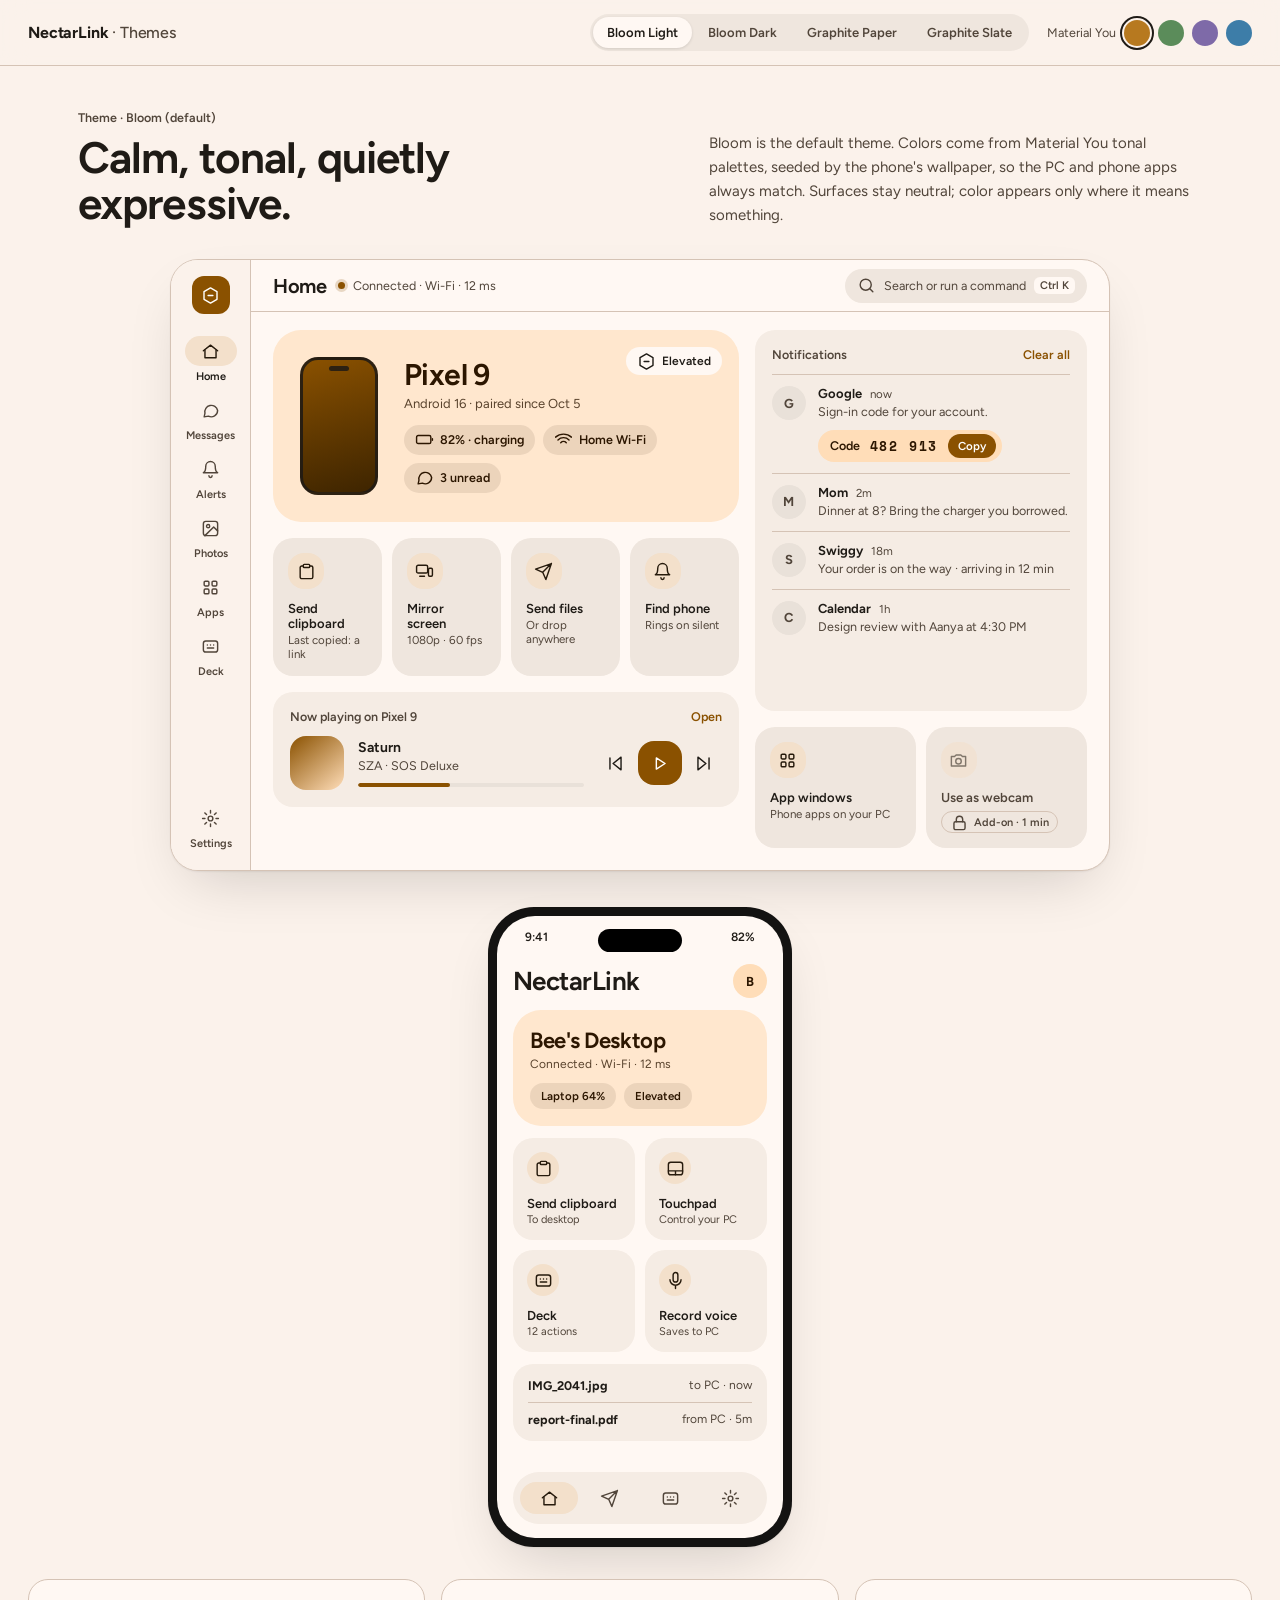
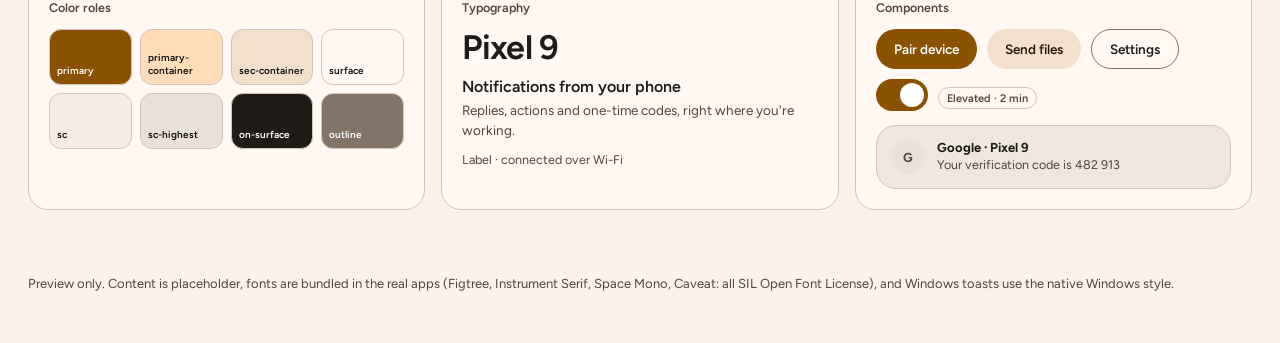
<file: docs/design/themes/index.html>
<!doctype html>
<html lang="en">
<head>
<meta charset="utf-8">
<meta name="viewport" content="width=device-width, initial-scale=1">
<title>NectarLink Themes</title>
<!-- Preview only: the apps bundle these OFL fonts locally and never load them from the web. -->
<link rel="preconnect" href="https://fonts.googleapis.com">
<link rel="preconnect" href="https://fonts.gstatic.com" crossorigin>
<link href="https://fonts.googleapis.com/css2?family=Figtree:wght@400;500;600;700&family=Instrument+Serif:ital@0;1&family=Space+Mono:wght@400;700&family=Caveat:wght@500&display=swap" rel="stylesheet">
<style>
:root{
  --sans:"Figtree","Segoe UI Variable Text","Segoe UI",system-ui,sans-serif;
  --serif:"Instrument Serif",Georgia,serif;
  --mono:"Space Mono","Cascadia Mono",Consolas,monospace;
  --hand:"Caveat","Segoe Print",cursive;
}
*{box-sizing:border-box;margin:0;padding:0}
body{font-family:var(--sans);background:var(--page);color:var(--on-surface);-webkit-font-smoothing:antialiased;transition:background .4s ease,color .4s ease}

/* ======================= THEME TOKENS ======================= */
/* Bloom: Material You tonal roles. Seed palettes are applied by JS. */
[data-theme^="bloom"]{
  --page:var(--surface-low);
  --display:var(--sans); --display-weight:650; --display-style:normal; --display-track:-.02em;
  --label:var(--sans); --label-case:none; --label-track:0; --label-size:12.5px; --label-weight:600;
  --r-xl:28px; --r-lg:20px; --r-md:16px; --r-sm:12px; --r-pill:999px;
  --card-bg:var(--surface-container); --card-border:transparent; --card-shadow:none;
  --tile-bg:var(--surface-container-high);
  --hero-bg:color-mix(in srgb,var(--primary-container) 62%,var(--surface)); --hero-ink:var(--on-primary-container);
  --btn-bg:var(--primary); --btn-ink:var(--on-primary); --btn-shadow:none;
  --rail-bg:var(--surface-low); --indicator:var(--secondary-container); --on-indicator:var(--on-secondary-container);
  --win-bg:var(--surface); --win-border:var(--outline-variant);
  --win-shadow:0 1px 2px rgba(0,0,0,.06),0 24px 60px -20px rgba(0,0,0,.18);
  --texture:none; --grid:none;
}
/* Graphite: paper & slate, ink, hairlines, drafting annotations. */
[data-theme^="graphite"]{
  --display:var(--serif); --display-weight:400; --display-style:normal; --display-track:-.01em;
  --label:var(--mono); --label-case:uppercase; --label-track:.12em; --label-size:10.5px; --label-weight:400;
  --r-xl:6px; --r-lg:4px; --r-md:4px; --r-sm:3px; --r-pill:3px;
  --card-shadow:none;
  --win-shadow:0 30px 70px -30px rgba(0,0,0,.35);
}
[data-theme="graphite-paper"]{
  --page:#ECE8DF;
  --surface:#F5F2EB; --surface-low:#F1EDE4; --surface-container:#F5F2EB; --surface-container-high:#EFEBE2; --surface-container-highest:#E8E3D7;
  --on-surface:#1A1918; --on-surface-variant:#5E5A54; --outline:#4A4743; --outline-variant:#D5CFC2;
  --primary:#1A1918; --on-primary:#F5F2EB; --primary-container:#E8E3D7; --on-primary-container:#1A1918;
  --secondary-container:#E8E3D7; --on-secondary-container:#1A1918;
  --card-bg:transparent; --card-border:#D5CFC2; --tile-bg:transparent;
  --hero-bg:transparent; --hero-ink:#1A1918;
  --btn-bg:#1A1918; --btn-ink:#F5F2EB; --btn-shadow:3px 3px 0 #D5CFC2;
  --rail-bg:transparent; --indicator:#1A1918; --on-indicator:#F5F2EB;
  --win-bg:#F5F2EB; --win-border:#CFC8BA;
  --ok:#1A1918;
  --texture:url("data:image/svg+xml,%3Csvg viewBox='0 0 240 240' xmlns='http://www.w3.org/2000/svg'%3E%3Cfilter id='n'%3E%3CfeTurbulence type='fractalNoise' baseFrequency='.9' numOctaves='3' stitchTiles='stitch'/%3E%3C/filter%3E%3Crect width='100%25' height='100%25' filter='url(%23n)' opacity='.22'/%3E%3C/svg%3E");
  --grid:linear-gradient(rgba(74,71,67,.06) 1px,transparent 1px),linear-gradient(90deg,rgba(74,71,67,.06) 1px,transparent 1px);
}
[data-theme="graphite-slate"]{
  --page:#070708;
  --surface:#0D0D0E; --surface-low:#0B0B0C; --surface-container:#0D0D0E; --surface-container-high:#141416; --surface-container-highest:#1A1A1D;
  --on-surface:#E8EAED; --on-surface-variant:#9A9CA1; --outline:#7E8084; --outline-variant:#26272A;
  --primary:#E8EAED; --on-primary:#0D0D0E; --primary-container:#1A1A1D; --on-primary-container:#E8EAED;
  --secondary-container:#1A1A1D; --on-secondary-container:#E8EAED;
  --card-bg:transparent; --card-border:#26272A; --tile-bg:transparent;
  --hero-bg:transparent; --hero-ink:#E8EAED;
  --btn-bg:#E8EAED; --btn-ink:#0D0D0E; --btn-shadow:3px 3px 0 #26272A;
  --rail-bg:transparent; --indicator:#E8EAED; --on-indicator:#0D0D0E;
  --win-bg:#0D0D0E; --win-border:#232427;
  --ok:#E8EAED;
  --texture:url("data:image/svg+xml,%3Csvg viewBox='0 0 240 240' xmlns='http://www.w3.org/2000/svg'%3E%3Cfilter id='n'%3E%3CfeTurbulence type='fractalNoise' baseFrequency='.9' numOctaves='3' stitchTiles='stitch'/%3E%3C/filter%3E%3Crect width='100%25' height='100%25' filter='url(%23n)' opacity='.12'/%3E%3C/svg%3E");
  --grid:linear-gradient(rgba(200,208,216,.035) 1px,transparent 1px),linear-gradient(90deg,rgba(200,208,216,.035) 1px,transparent 1px);
}

/* ======================= PAGE CHROME ======================= */
.bar{position:sticky;top:0;z-index:20;display:flex;align-items:center;gap:18px;flex-wrap:wrap;padding:14px 28px;
  background:color-mix(in srgb,var(--page) 82%,transparent);backdrop-filter:blur(14px);border-bottom:1px solid var(--outline-variant)}
.brand{font-weight:700;font-size:16px;letter-spacing:-.01em;margin-right:auto}
.brand span{font-weight:500;color:var(--on-surface-variant)}
.seg{display:flex;padding:3px;border-radius:999px;background:var(--surface-container-high);gap:2px}
.seg button{border:0;background:none;font:600 13px var(--sans);color:var(--on-surface-variant);padding:8px 14px;border-radius:999px;cursor:pointer;transition:.25s}
.seg button.on{background:var(--surface);color:var(--on-surface);box-shadow:0 1px 3px rgba(0,0,0,.12)}
.seeds{display:flex;gap:8px;align-items:center;font-size:12.5px;color:var(--on-surface-variant);transition:opacity .3s}
.seeds button{width:26px;height:26px;border-radius:50%;border:2px solid transparent;cursor:pointer;outline:2px solid transparent;outline-offset:2px;transition:.2s}
.seeds button.on{outline-color:var(--on-surface)}
.seeds.off{opacity:.3;pointer-events:none}

.intro{max-width:1180px;margin:44px auto 0;padding:0 28px;display:grid;grid-template-columns:1.2fr 1fr;gap:40px;align-items:end}
.intro h1{font-family:var(--display);font-weight:var(--display-weight);font-size:44px;letter-spacing:var(--display-track);line-height:1.05}
.intro p{color:var(--on-surface-variant);line-height:1.6;font-size:15px}
.kicker{font-family:var(--label);text-transform:var(--label-case);letter-spacing:var(--label-track);font-size:var(--label-size);font-weight:var(--label-weight);color:var(--on-surface-variant);margin-bottom:10px;display:block}

.stage{max-width:1280px;margin:32px auto;padding:0 28px;display:flex;gap:36px;justify-content:center;align-items:flex-start;flex-wrap:wrap}

/* ======================= DESKTOP WINDOW ======================= */
.win{width:940px;max-width:100%;height:612px;display:flex;border-radius:var(--r-xl);overflow:hidden;position:relative;
  background:var(--win-bg);color:var(--on-surface);border:1px solid var(--win-border);box-shadow:var(--win-shadow);transition:all .45s cubic-bezier(.2,.8,.2,1)}
.win::before,.screen::before{content:"";position:absolute;inset:0;pointer-events:none;background-image:var(--texture),var(--grid);background-size:240px 240px,32px 32px,32px 32px;mix-blend-mode:multiply;z-index:0}
[data-theme="graphite-slate"] .win::before,[data-theme="graphite-slate"] .screen::before{mix-blend-mode:screen}
.win>*,.screen>*{position:relative;z-index:1}

.rail{width:80px;display:flex;flex-direction:column;align-items:center;gap:4px;padding:16px 0;background:var(--rail-bg);border-right:1px solid var(--outline-variant)}
.mark{width:38px;height:38px;border-radius:var(--r-sm);display:grid;place-items:center;background:var(--primary);color:var(--on-primary);margin-bottom:14px}
.nav{display:flex;flex-direction:column;align-items:center;gap:4px;font-size:11px;font-weight:600;color:var(--on-surface-variant);padding:4px 0}
.nav i{width:52px;height:30px;border-radius:var(--r-pill);display:grid;place-items:center;transition:.25s}
.nav.on{color:var(--on-surface)}
.nav.on i{background:var(--indicator);color:var(--on-indicator)}
[data-theme^="graphite"] .nav{font-family:var(--mono);font-size:9px;letter-spacing:.1em;text-transform:uppercase;font-weight:400}
.rail .spacer{flex:1}

.main{flex:1;display:flex;flex-direction:column;min-width:0}
.top{height:52px;display:flex;align-items:center;gap:12px;padding:0 22px;border-bottom:1px solid var(--outline-variant)}
.top h2{font-family:var(--display);font-weight:var(--display-weight);font-size:20px;letter-spacing:var(--display-track)}
.status{display:flex;align-items:center;gap:8px;font-size:12.5px;color:var(--on-surface-variant)}
.status .dot{width:7px;height:7px;border-radius:50%;background:var(--ok,var(--primary));box-shadow:0 0 0 3px color-mix(in srgb,var(--ok,var(--primary)) 20%,transparent)}
[data-theme^="graphite"] .status{font-family:var(--mono);font-size:10.5px;letter-spacing:.1em;text-transform:uppercase}
.top .fill{flex:1}
.search{display:flex;align-items:center;gap:8px;height:34px;padding:0 12px;border-radius:var(--r-pill);background:var(--surface-container-high);color:var(--on-surface-variant);font-size:12.5px;min-width:200px}
[data-theme^="graphite"] .search{background:transparent;border:1px solid var(--outline-variant);font-family:var(--mono);font-size:10.5px;letter-spacing:.08em;text-transform:uppercase}
.search kbd{margin-left:auto;font:600 11px var(--sans);padding:2px 6px;border-radius:6px;background:var(--surface);color:var(--on-surface-variant)}

.grid{flex:1;display:grid;grid-template-columns:1.4fr 1fr;gap:16px;padding:18px 22px 22px;min-height:0}
.col{display:flex;flex-direction:column;gap:16px;min-height:0}
.card{background:var(--card-bg);border:1px solid var(--card-border);border-radius:var(--r-lg);padding:16px;box-shadow:var(--card-shadow);transition:all .45s}
.lbl{font-family:var(--label);text-transform:var(--label-case);letter-spacing:var(--label-track);font-size:var(--label-size);font-weight:var(--label-weight);color:var(--on-surface-variant);display:flex;justify-content:space-between;align-items:center;margin-bottom:12px}
.lbl a{color:var(--primary);text-decoration:none;font-weight:600}
[data-theme^="graphite"] .lbl a{color:var(--on-surface);text-decoration:underline;text-underline-offset:3px;font-weight:400}

/* hero */
.hero{display:flex;gap:18px;align-items:center;background:var(--hero-bg);color:var(--hero-ink);border-radius:var(--r-xl);padding:18px;position:relative;border:1px solid var(--card-border)}
.device{width:78px;height:138px;border-radius:18px;flex:none;position:relative;background:linear-gradient(165deg,var(--primary),color-mix(in srgb,var(--primary) 45%,#000));border:3px solid color-mix(in srgb,var(--on-surface) 85%,transparent)}
.device::after{content:"";position:absolute;top:6px;left:50%;width:20px;height:5px;border-radius:9px;background:color-mix(in srgb,var(--on-surface) 85%,transparent);transform:translateX(-50%)}
[data-theme^="graphite"] .device{background:repeating-linear-gradient(-35deg,var(--outline-variant) 0 1px,transparent 1px 6px);border:1.5px solid var(--on-surface);border-radius:14px}
[data-theme^="graphite"] .device::after{background:var(--on-surface)}
.crop{position:relative;padding:8px;flex:none}
.crop i{position:absolute;width:10px;height:10px;border-color:var(--on-surface-variant);border-style:solid;border-width:0;display:none}
[data-theme^="graphite"] .crop i{display:block}
.crop i:nth-child(1){top:0;left:0;border-top-width:1px;border-left-width:1px}
.crop i:nth-child(2){top:0;right:0;border-top-width:1px;border-right-width:1px}
.crop i:nth-child(3){bottom:0;left:0;border-bottom-width:1px;border-left-width:1px}
.crop i:nth-child(4){bottom:0;right:0;border-bottom-width:1px;border-right-width:1px}
.hero .fig{display:none;font-family:var(--mono);font-size:10px;letter-spacing:.12em;text-transform:uppercase;color:var(--on-surface-variant);margin-bottom:6px}
[data-theme^="graphite"] .hero .fig{display:block}
.hero h3{font-family:var(--display);font-weight:var(--display-weight);font-size:30px;letter-spacing:var(--display-track);line-height:1}
.hero .sub{font-size:13px;margin-top:6px;opacity:.78}
.pills{display:flex;gap:8px;margin-top:14px;flex-wrap:wrap}
.pill{display:flex;align-items:center;gap:6px;height:30px;padding:0 11px;border-radius:var(--r-pill);background:color-mix(in srgb,var(--hero-ink) 9%,transparent);font-size:12.5px;font-weight:600}
[data-theme^="graphite"] .pill{background:transparent;border:1px solid var(--outline-variant);font-family:var(--mono);font-size:10.5px;font-weight:400;letter-spacing:.06em;text-transform:uppercase}
.level{position:absolute;top:16px;right:16px;display:flex;align-items:center;gap:6px;height:28px;padding:0 11px;border-radius:var(--r-pill);background:var(--surface);color:var(--on-surface);font-size:12px;font-weight:600}
[data-theme^="graphite"] .level{background:transparent;border:1px solid var(--on-surface);font-family:var(--mono);font-size:10px;letter-spacing:.12em;text-transform:uppercase;font-weight:400}
.note{display:none;position:absolute;right:24px;bottom:14px;font-family:var(--hand);font-size:18px;color:var(--on-surface-variant);transform:rotate(-4deg)}
[data-theme^="graphite"] .note{display:block}

/* quick actions */
.quick{display:grid;grid-template-columns:repeat(4,1fr);gap:10px}
.qa{border-radius:var(--r-lg);background:var(--tile-bg);border:1px solid var(--card-border);padding:14px;display:flex;flex-direction:column;gap:12px;font-size:13px;font-weight:600;transition:transform .2s,background .3s}
.qa:hover{transform:translateY(-2px)}
.qa .ic{width:36px;height:36px;border-radius:var(--r-md);display:grid;place-items:center;background:var(--secondary-container);color:var(--on-secondary-container)}
[data-theme^="graphite"] .qa .ic{background:transparent;border:1px solid var(--outline-variant);color:var(--on-surface)}
.qa small{display:block;font-weight:400;font-size:11.5px;color:var(--on-surface-variant);margin-top:2px}

/* now playing */
.np{display:flex;gap:14px;align-items:center}
.cover{width:54px;height:54px;border-radius:var(--r-md);flex:none;background:linear-gradient(140deg,var(--primary),var(--primary-container))}
[data-theme^="graphite"] .cover{background:repeating-linear-gradient(45deg,var(--on-surface) 0 1px,transparent 1px 4px);opacity:.8}
.np h4{font-size:14px;font-weight:650}
.np p{font-size:12.5px;color:var(--on-surface-variant);margin-top:2px}
.track{height:4px;border-radius:9px;background:var(--surface-container-highest);margin-top:10px;overflow:hidden}
.track i{display:block;width:41%;height:100%;background:var(--primary);border-radius:9px}
.ctl{display:flex;gap:4px;margin-left:auto;align-items:center}
.ctl span{width:36px;height:36px;border-radius:50%;display:grid;place-items:center}
.ctl .pp{width:44px;height:44px;background:var(--btn-bg);color:var(--btn-ink);border-radius:var(--r-md);box-shadow:var(--btn-shadow)}

/* notifications */
.feed{flex:1;min-height:0;overflow:hidden}
.n{display:flex;gap:12px;padding:11px 0;border-top:1px solid var(--outline-variant)}
.n:first-of-type{border-top:0;padding-top:0}
.av{width:34px;height:34px;border-radius:50%;display:grid;place-items:center;font-size:13px;font-weight:700;flex:none;background:var(--surface-container-highest);color:var(--on-surface-variant)}
[data-theme^="graphite"] .av{border-radius:4px;border:1px solid var(--outline-variant);background:transparent;font-family:var(--mono);font-weight:400}
.n h5{font-size:13px;font-weight:650;display:flex;gap:8px;align-items:baseline}
.n h5 span{font-weight:400;font-size:11.5px;color:var(--on-surface-variant)}
.n p{font-size:12.5px;color:var(--on-surface-variant);margin-top:2px;line-height:1.45}
.code{display:inline-flex;align-items:center;gap:10px;margin-top:8px;height:32px;padding:0 6px 0 12px;border-radius:var(--r-pill);background:var(--primary-container);color:var(--on-primary-container);font-size:12.5px;font-weight:600}
.code b{font-family:var(--mono);letter-spacing:.14em;font-size:13px}
.code em{font-style:normal;height:24px;padding:0 10px;border-radius:var(--r-pill);background:var(--btn-bg);color:var(--btn-ink);display:grid;place-items:center;font-size:11.5px}
[data-theme^="graphite"] .code{background:transparent;border:1px dashed var(--outline)}

/* locked feature */
.duo{display:grid;grid-template-columns:1fr 1fr;gap:10px}
.lock{display:flex;width:fit-content;align-items:center;gap:5px;font-size:11px;font-weight:600;color:var(--on-surface-variant);height:22px;padding:0 8px;border-radius:var(--r-pill);border:1px solid var(--outline-variant);margin-top:6px}
[data-theme^="graphite"] .lock{font-family:var(--mono);font-weight:400;letter-spacing:.06em;text-transform:uppercase;font-size:9.5px}
.qa.locked{color:var(--on-surface-variant)}
.qa.locked .ic{opacity:.55}

/* ======================= PHONE ======================= */
.phone{width:304px;height:640px;padding:9px;border-radius:46px;background:#141312;box-shadow:var(--win-shadow);flex:none}
[data-theme="graphite-slate"] .phone{background:#2a2b2e}
.screen{position:relative;width:100%;height:100%;border-radius:38px;overflow:hidden;background:var(--surface);color:var(--on-surface);display:flex;flex-direction:column;gap:12px;padding:46px 16px 14px;transition:background .45s}
.screen>.cam{position:absolute;top:13px;left:50%;width:84px;height:23px;border-radius:20px;background:#000;transform:translateX(-50%);z-index:2}
.screen>.sb{position:absolute;top:14px;left:28px;right:28px;display:flex;justify-content:space-between;font-size:12px;font-weight:600}
.screen>*{flex-shrink:0}
.ph-top{display:flex;justify-content:space-between;align-items:center;margin-top:2px}
.ph-top h3{font-family:var(--display);font-weight:var(--display-weight);font-size:26px;letter-spacing:var(--display-track)}
.avatar{width:34px;height:34px;border-radius:50%;background:var(--primary-container);color:var(--on-primary-container);display:grid;place-items:center;font-weight:700;font-size:13px}
[data-theme^="graphite"] .avatar{border-radius:4px;background:transparent;border:1px solid var(--on-surface);font-family:var(--mono);font-weight:400}
.pc{border-radius:var(--r-xl);padding:16px;background:var(--hero-bg);color:var(--hero-ink);border:1px solid var(--card-border)}
.pc .fig{display:none;font-family:var(--mono);font-size:9.5px;letter-spacing:.12em;text-transform:uppercase;color:var(--on-surface-variant);margin-bottom:6px}
[data-theme^="graphite"] .pc .fig{display:block}
.pc h4{font-family:var(--display);font-weight:var(--display-weight);font-size:22px;letter-spacing:var(--display-track)}
.pc p{font-size:12px;opacity:.78;margin-top:3px}
.pc .pills{margin-top:12px}
.pc .pill{height:26px;font-size:11.5px}
.tiles{display:grid;grid-template-columns:1fr 1fr;gap:10px}
.tile{border-radius:var(--r-lg);padding:13px;background:var(--surface-container);border:1px solid var(--card-border);display:flex;flex-direction:column;gap:12px;font-size:13px;font-weight:600}
.tile .ic{width:32px;height:32px;border-radius:var(--r-md);display:grid;place-items:center;background:var(--secondary-container);color:var(--on-secondary-container)}
[data-theme^="graphite"] .tile{background:transparent}
[data-theme^="graphite"] .tile .ic{background:transparent;border:1px solid var(--outline-variant);color:var(--on-surface)}
.tile small{display:block;font-size:11px;font-weight:400;color:var(--on-surface-variant);margin-top:2px}
.recent{border-radius:var(--r-lg);padding:4px 14px;background:var(--surface-container);border:1px solid var(--card-border);font-size:12.5px}
[data-theme^="graphite"] .recent{background:transparent}
.recent div{display:flex;justify-content:space-between;padding:9px 0;border-top:1px solid var(--outline-variant)}
.recent div:first-child{border-top:0}
.recent span{color:var(--on-surface-variant);font-size:12px}
.tabbar{margin-top:auto;display:flex;justify-content:space-around;padding:10px 6px;border-radius:var(--r-xl);background:var(--surface-container)}
[data-theme^="graphite"] .tabbar{background:transparent;border-top:1px solid var(--outline-variant);border-radius:0}
.tabbar span{width:58px;height:32px;border-radius:var(--r-pill);display:grid;place-items:center;color:var(--on-surface-variant)}
.tabbar span.on{background:var(--indicator);color:var(--on-indicator)}

/* ======================= TOKENS & COMPONENTS ======================= */
.sys{max-width:1280px;margin:8px auto 64px;padding:0 28px;display:grid;grid-template-columns:repeat(3,1fr);gap:16px}
.panel{background:var(--surface);border:1px solid var(--outline-variant);border-radius:var(--r-lg);padding:20px}
.panel h6{font-family:var(--label);text-transform:var(--label-case);letter-spacing:var(--label-track);font-size:var(--label-size);font-weight:var(--label-weight);color:var(--on-surface-variant);margin-bottom:14px}
.sw{display:grid;grid-template-columns:repeat(4,1fr);gap:8px}
.sw div{height:56px;border-radius:var(--r-sm);padding:7px;font-size:10px;font-weight:600;display:flex;align-items:flex-end;border:1px solid var(--outline-variant)}
.type .t1{font-family:var(--display);font-weight:var(--display-weight);font-size:34px;letter-spacing:var(--display-track);line-height:1.1}
.type .t2{font-size:16px;font-weight:600;margin-top:10px}
.type .t3{font-size:13.5px;color:var(--on-surface-variant);margin-top:4px;line-height:1.5}
.type .t4{font-family:var(--label);text-transform:var(--label-case);letter-spacing:var(--label-track);font-size:var(--label-size);color:var(--on-surface-variant);margin-top:12px}
.comp{display:flex;flex-wrap:wrap;gap:10px;align-items:center}
.btn{height:40px;padding:0 18px;border-radius:var(--r-pill);font:600 13.5px var(--sans);display:inline-flex;align-items:center;gap:8px;border:0}
.btn.fill{background:var(--btn-bg);color:var(--btn-ink);box-shadow:var(--btn-shadow)}
.btn.tonal{background:var(--secondary-container);color:var(--on-secondary-container)}
.btn.out{background:transparent;color:var(--on-surface);border:1px solid var(--outline)}
[data-theme^="graphite"] .btn{font-family:var(--mono);font-weight:400;font-size:11px;letter-spacing:.12em;text-transform:uppercase}
.switch{width:52px;height:32px;border-radius:999px;background:var(--primary);position:relative}
.switch::after{content:"";position:absolute;right:4px;top:4px;width:24px;height:24px;border-radius:50%;background:var(--on-primary)}
[data-theme^="graphite"] .switch{border-radius:4px}
[data-theme^="graphite"] .switch::after{border-radius:2px}
.toast{margin-top:14px;display:flex;gap:12px;padding:14px;border-radius:var(--r-lg);background:var(--surface-container-high);border:1px solid var(--outline-variant);font-size:12.5px}
.toast b{display:block;font-size:13px}
.toast p{color:var(--on-surface-variant);margin-top:2px}
.foot{max-width:1280px;margin:0 auto 48px;padding:0 28px;color:var(--on-surface-variant);font-size:13px;line-height:1.6}
svg{width:19px;height:19px;stroke:currentColor;fill:none;stroke-width:1.8;stroke-linecap:round;stroke-linejoin:round}
@media (max-width:1100px){.grid{grid-template-columns:1fr}.win{height:auto}.sys,.intro{grid-template-columns:1fr}}
@media (prefers-reduced-motion:reduce){*{transition:none!important}}
</style>
</head>
<body data-theme="bloom-light">

<div class="bar">
  <div class="brand">NectarLink <span>· Themes</span></div>
  <div class="seg" id="themes">
    <button data-t="bloom-light" class="on">Bloom Light</button>
    <button data-t="bloom-dark">Bloom Dark</button>
    <button data-t="graphite-paper">Graphite Paper</button>
    <button data-t="graphite-slate">Graphite Slate</button>
  </div>
  <div class="seeds" id="seeds">Material You
    <button data-s="honey" class="on" style="background:#B7791F" title="Honey"></button>
    <button data-s="sage" style="background:#5B8C5A" title="Sage"></button>
    <button data-s="lavender" style="background:#7E6AA8" title="Lavender"></button>
    <button data-s="ocean" style="background:#3D7DA8" title="Ocean"></button>
  </div>
</div>

<div class="intro">
  <div><span class="kicker" id="kicker">Theme · Bloom</span><h1 id="title">Calm, tonal, quietly expressive.</h1></div>
  <p id="desc">Bloom is the default theme. Colors come from Material You tonal palettes, seeded by the phone's wallpaper, so the PC and phone apps always match. Surfaces stay neutral; color appears only where it means something.</p>
</div>

<div class="stage" id="stage"></div>

<div class="sys">
  <div class="panel"><h6>Color roles</h6><div class="sw" id="swatches"></div></div>
  <div class="panel type"><h6>Typography</h6>
    <div class="t1">Pixel 9</div>
    <div class="t2">Notifications from your phone</div>
    <div class="t3">Replies, actions and one-time codes, right where you're working.</div>
    <div class="t4">Label · connected over Wi-Fi</div>
  </div>
  <div class="panel"><h6>Components</h6>
    <div class="comp">
      <button class="btn fill">Pair device</button>
      <button class="btn tonal">Send files</button>
      <button class="btn out">Settings</button>
      <span class="switch"></span>
      <span class="lock">Elevated · 2 min</span>
    </div>
    <div class="toast"><div class="av">G</div><div><b>Google · Pixel 9</b><p>Your verification code is 482 913</p></div></div>
  </div>
</div>

<p class="foot">Preview only. Content is placeholder, fonts are bundled in the real apps (Figtree, Instrument Serif, Space Mono, Caveat: all SIL Open Font License), and Windows toasts use the native Windows style.</p>

<script>
const ICON={
home:'<path d="M3 11l9-7 9 7"/><path d="M5 10v10h14V10"/>',
msg:'<path d="M21 12a8 8 0 0 1-11.6 7.1L4 20l1-4.6A8 8 0 1 1 21 12z"/>',
bell:'<path d="M6 8a6 6 0 1 1 12 0c0 7 3 8 3 8H3s3-1 3-8"/><path d="M10 20a2 2 0 0 0 4 0"/>',
photo:'<rect x="3" y="3" width="18" height="18" rx="3"/><circle cx="9" cy="9" r="2"/><path d="M21 15l-5-5L5 21"/>',
apps:'<rect x="4" y="4" width="6" height="6" rx="1.5"/><rect x="14" y="4" width="6" height="6" rx="1.5"/><rect x="4" y="14" width="6" height="6" rx="1.5"/><rect x="14" y="14" width="6" height="6" rx="1.5"/>',
deck:'<rect x="3" y="5" width="18" height="14" rx="3"/><path d="M8 10h.01M12 10h.01M16 10h.01M8 14h8"/>',
gear:'<circle cx="12" cy="12" r="3"/><path d="M12 2v3M12 19v3M4.9 4.9l2.1 2.1M17 17l2.1 2.1M2 12h3M19 12h3M4.9 19.1L7 17M17 7l2.1-2.1"/>',
clip:'<rect x="8" y="3" width="8" height="4" rx="1"/><path d="M16 5h2a2 2 0 0 1 2 2v12a2 2 0 0 1-2 2H6a2 2 0 0 1-2-2V7a2 2 0 0 1 2-2h2"/>',
mirror:'<rect x="2" y="4" width="14" height="10" rx="2"/><rect x="17" y="8" width="5" height="10" rx="1.5"/><path d="M6 18h6"/>',
send:'<path d="M22 2L11 13M22 2l-7 20-4-9-9-4z"/>',
ring:'<path d="M6 8a6 6 0 1 1 12 0c0 7 3 8 3 8H3s3-1 3-8"/><path d="M10 20a2 2 0 0 0 4 0"/>',
search:'<circle cx="11" cy="11" r="7"/><path d="M20 20l-3.5-3.5"/>',
prev:'<path d="M19 20L9 12l10-8zM5 19V5"/>',play:'<path d="M8 5l11 7-11 7z"/>',next:'<path d="M5 4l10 8-10 8zM19 5v14"/>',
bat:'<rect x="2" y="7" width="18" height="10" rx="2"/><path d="M22 11v2"/>',wifi:'<path d="M5 12.5a10 10 0 0 1 14 0M8.5 16a5 5 0 0 1 7 0M2 9a15 15 0 0 1 20 0"/>',
cam:'<path d="M3 7h4l2-2h6l2 2h4v12H3z"/><circle cx="12" cy="13" r="3.5"/>',
pad:'<rect x="3" y="4" width="18" height="16" rx="3"/><path d="M3 15h18M12 15v5"/>',mic:'<rect x="9" y="2" width="6" height="12" rx="3"/><path d="M5 11a7 7 0 0 0 14 0M12 18v4"/>',
lock:'<rect x="5" y="11" width="14" height="10" rx="2"/><path d="M8 11V8a4 4 0 0 1 8 0v3"/>',
hex:'<path d="M12 2.5l8.2 4.75v9.5L12 21.5l-8.2-4.75v-9.5z"/><path d="M9 12h6"/>'
};
const i=n=>`<svg viewBox="0 0 24 24">${ICON[n]}</svg>`;

document.getElementById('stage').innerHTML=`
<div class="win">
  <aside class="rail">
    <div class="mark">${i('hex')}</div>
    <div class="nav on"><i>${i('home')}</i>Home</div>
    <div class="nav"><i>${i('msg')}</i>Messages</div>
    <div class="nav"><i>${i('bell')}</i>Alerts</div>
    <div class="nav"><i>${i('photo')}</i>Photos</div>
    <div class="nav"><i>${i('apps')}</i>Apps</div>
    <div class="nav"><i>${i('deck')}</i>Deck</div>
    <div class="spacer"></div>
    <div class="nav"><i>${i('gear')}</i>Settings</div>
  </aside>
  <section class="main">
    <header class="top"><h2>Home</h2><span class="status"><span class="dot"></span>Connected · Wi-Fi · 12 ms</span><span class="fill"></span>
      <div class="search">${i('search')}Search or run a command<kbd>Ctrl K</kbd></div></header>
    <div class="grid">
      <div class="col">
        <div class="hero">
          <div class="crop"><i></i><i></i><i></i><i></i><div class="device"></div></div>
          <div><div class="fig">Fig. 01 // Paired device</div><h3>Pixel 9</h3><div class="sub">Android 16 · paired since Oct 5</div>
            <div class="pills"><span class="pill">${i('bat')}82% · charging</span><span class="pill">${i('wifi')}Home Wi-Fi</span><span class="pill">${i('msg')}3 unread</span></div></div>
          <span class="level">${i('hex')}Elevated</span>
          <span class="note">all set ✓</span>
        </div>
        <div class="quick">
          <div class="qa"><span class="ic">${i('clip')}</span><div>Send clipboard<small>Last copied: a link</small></div></div>
          <div class="qa"><span class="ic">${i('mirror')}</span><div>Mirror screen<small>1080p · 60 fps</small></div></div>
          <div class="qa"><span class="ic">${i('send')}</span><div>Send files<small>Or drop anywhere</small></div></div>
          <div class="qa"><span class="ic">${i('ring')}</span><div>Find phone<small>Rings on silent</small></div></div>
        </div>
        <div class="card"><div class="lbl">Now playing on Pixel 9<a href="#">Open</a></div>
          <div class="np"><div class="cover"></div><div style="flex:1;min-width:0"><h4>Saturn</h4><p>SZA · SOS Deluxe</p><div class="track"><i></i></div></div>
          <div class="ctl"><span>${i('prev')}</span><span class="pp">${i('play')}</span><span>${i('next')}</span></div></div></div>
      </div>
      <div class="col">
        <div class="card feed"><div class="lbl">Notifications<a href="#">Clear all</a></div>
          <div class="n"><div class="av">G</div><div><h5>Google <span>now</span></h5><p>Sign-in code for your account.</p><span class="code">Code <b>482 913</b><em>Copy</em></span></div></div>
          <div class="n"><div class="av">M</div><div><h5>Mom <span>2m</span></h5><p>Dinner at 8? Bring the charger you borrowed.</p></div></div>
          <div class="n"><div class="av">S</div><div><h5>Swiggy <span>18m</span></h5><p>Your order is on the way · arriving in 12 min</p></div></div>
          <div class="n"><div class="av">C</div><div><h5>Calendar <span>1h</span></h5><p>Design review with Aanya at 4:30 PM</p></div></div>
        </div>
        <div class="duo">
          <div class="qa"><span class="ic">${i('apps')}</span><div>App windows<small>Phone apps on your PC</small></div></div>
          <div class="qa locked"><span class="ic">${i('cam')}</span><div>Use as webcam<span class="lock">${i('lock')}Add-on · 1 min</span></div></div>
        </div>
      </div>
    </div>
  </section>
</div>
<div class="phone"><div class="screen">
  <div class="cam"></div><div class="sb"><span>9:41</span><span>82%</span></div>
  <div class="ph-top"><h3>NectarLink</h3><div class="avatar">B</div></div>
  <div class="pc"><div class="fig">Fig. 02 // This phone is linked to</div><h4>Bee's Desktop</h4><p>Connected · Wi-Fi · 12 ms</p>
    <div class="pills"><span class="pill">Laptop 64%</span><span class="pill">Elevated</span></div></div>
  <div class="tiles">
    <div class="tile"><span class="ic">${i('clip')}</span><div>Send clipboard<small>To desktop</small></div></div>
    <div class="tile"><span class="ic">${i('pad')}</span><div>Touchpad<small>Control your PC</small></div></div>
    <div class="tile"><span class="ic">${i('deck')}</span><div>Deck<small>12 actions</small></div></div>
    <div class="tile"><span class="ic">${i('mic')}</span><div>Record voice<small>Saves to PC</small></div></div>
  </div>
  <div class="recent"><div><b>IMG_2041.jpg</b><span>to PC · now</span></div><div><b>report-final.pdf</b><span>from PC · 5m</span></div></div>
  <div class="tabbar"><span class="on">${i('home')}</span><span>${i('send')}</span><span>${i('deck')}</span><span>${i('gear')}</span></div>
</div></div>`;

/* Material You tonal roles per seed (approximating M3 tonal palettes). */
const SEEDS={
honey:{light:{primary:'#8A5100','on-primary':'#FFFFFF','primary-container':'#FFDDB8','on-primary-container':'#2C1600','secondary-container':'#F3E0CB','on-secondary-container':'#261A0C',surface:'#FFF8F3','surface-low':'#FBF2EB','surface-container':'#F5ECE4','surface-container-high':'#EFE6DE','surface-container-highest':'#E9E1D9','on-surface':'#1F1B16','on-surface-variant':'#51453A',outline:'#837468','outline-variant':'#D5C3B5'},
       dark:{primary:'#FFB95F','on-primary':'#4A2800','primary-container':'#693C00','on-primary-container':'#FFDDB8','secondary-container':'#574330','on-secondary-container':'#F3E0CB',surface:'#17130E','surface-low':'#120E0A','surface-container':'#241F1A','surface-container-high':'#2E2924','surface-container-highest':'#39342E','on-surface':'#EBE1D9','on-surface-variant':'#D5C3B5',outline:'#9E8E81','outline-variant':'#51453A'}},
sage:{light:{primary:'#3B6939','on-primary':'#FFFFFF','primary-container':'#BCF0B4','on-primary-container':'#002204','secondary-container':'#D6E8CF','on-secondary-container':'#111F0F',surface:'#F7FBF1','surface-low':'#F1F5EB','surface-container':'#EBEFE5','surface-container-high':'#E6E9E0','surface-container-highest':'#E0E4DA','on-surface':'#191D17','on-surface-variant':'#424940',outline:'#72796F','outline-variant':'#C2C8BD'},
      dark:{primary:'#A1D39A','on-primary':'#0A390F','primary-container':'#234F24','on-primary-container':'#BCF0B4','secondary-container':'#3B4B38','on-secondary-container':'#D6E8CF',surface:'#10140F','surface-low':'#0C100B','surface-container':'#1D211B','surface-container-high':'#272B25','surface-container-highest':'#32362F','on-surface':'#E0E4DA','on-surface-variant':'#C2C8BD',outline:'#8C9388','outline-variant':'#424940'}},
lavender:{light:{primary:'#65558F','on-primary':'#FFFFFF','primary-container':'#E9DDFF','on-primary-container':'#201047','secondary-container':'#E8DEF8','on-secondary-container':'#1D192B',surface:'#FDF7FF','surface-low':'#F7F2FA','surface-container':'#F2ECF4','surface-container-high':'#ECE6EE','surface-container-highest':'#E6E0E9','on-surface':'#1D1B20','on-surface-variant':'#49454E',outline:'#7A757F','outline-variant':'#CAC4CF'},
          dark:{primary:'#CFBDFE','on-primary':'#36275D','primary-container':'#4D3D75','on-primary-container':'#E9DDFF','secondary-container':'#4A4458','on-secondary-container':'#E8DEF8',surface:'#141218','surface-low':'#0F0D13','surface-container':'#211F24','surface-container-high':'#2B292F','surface-container-highest':'#36343A','on-surface':'#E6E0E9','on-surface-variant':'#CAC4CF',outline:'#948F99','outline-variant':'#49454E'}},
ocean:{light:{primary:'#2F628C','on-primary':'#FFFFFF','primary-container':'#CEE5FF','on-primary-container':'#001D33','secondary-container':'#D5E4F7','on-secondary-container':'#0E1D2A',surface:'#F7F9FF','surface-low':'#F1F4FA','surface-container':'#ECEEF4','surface-container-high':'#E6E8EE','surface-container-highest':'#E0E2E8','on-surface':'#181C20','on-surface-variant':'#42474E',outline:'#72777F','outline-variant':'#C2C7CF'},
       dark:{primary:'#9BCBFB','on-primary':'#003354','primary-container':'#0F4A73','on-primary-container':'#CEE5FF','secondary-container':'#3B4858','on-secondary-container':'#D5E4F7',surface:'#101418','surface-low':'#0B0F13','surface-container':'#1C2024','surface-container-high':'#262A2F','surface-container-highest':'#31353A','on-surface':'#E0E2E8','on-surface-variant':'#C2C7CF',outline:'#8C9199','outline-variant':'#42474E'}}
};
const COPY={
bloom:{k:'Theme · Bloom (default)',t:'Calm, tonal, quietly expressive.',d:"Bloom is the default theme. Colors come from Material You tonal palettes, seeded by the phone's wallpaper, so the PC and phone apps always match. Surfaces stay neutral; color appears only where it means something."},
graphite:{k:'Theme · Graphite',t:'Ink on paper. Chalk on slate.',d:'Graphite brings the drafting-table language of your Graphite project into the app: archival paper and obsidian slate, ink-black controls, hairline rules, monospace annotations, crop marks and the occasional margin note. Monochrome on purpose, so Material You is off here.'}
};
const body=document.body; let theme='bloom-light', seed='honey';
const ROLES=['primary','primary-container','secondary-container','surface','surface-container','surface-container-highest','on-surface','outline'];
function apply(){
  body.dataset.theme=theme;
  const isBloom=theme.startsWith('bloom');
  body.style.cssText='';
  if(isBloom){const p=SEEDS[seed][theme.endsWith('dark')?'dark':'light'];for(const k in p)body.style.setProperty('--'+k,p[k]);}
  document.getElementById('seeds').classList.toggle('off',!isBloom);
  const c=COPY[isBloom?'bloom':'graphite'];
  kicker.textContent=c.k; title.textContent=c.t; desc.textContent=c.d;
  const cs=getComputedStyle(body);
  const lum=h=>{const n=parseInt(h.replace('#','').slice(0,6),16);const c=[n>>16,n>>8&255,n&255].map(v=>{v/=255;return v<=.03928?v/12.92:((v+.055)/1.055)**2.4});return .2126*c[0]+.7152*c[1]+.0722*c[2]};
  swatches.innerHTML=ROLES.map(r=>{const v=cs.getPropertyValue('--'+r).trim();
    return `<div style="background:${v};color:${lum(v)>.4?'#111':'#fff'}">${r.replace('surface-container','sc').replace('secondary','sec')}</div>`}).join('');
}
themes.onclick=e=>{const b=e.target.closest('button');if(!b)return;theme=b.dataset.t;[...themes.children].forEach(x=>x.classList.toggle('on',x===b));apply()};
seeds.onclick=e=>{const b=e.target.closest('button');if(!b)return;seed=b.dataset.s;[...seeds.querySelectorAll('button')].forEach(x=>x.classList.toggle('on',x===b));apply()};
apply();
</script>
</body>
</html>
</file>
<file: docs/design/assets/nl.css>
/* NectarLink design preview stylesheet. Mirrors docs/design/tokens.json. */
:root{
  --sans:"Figtree","Segoe UI Variable Text","Segoe UI",system-ui,sans-serif;
  --serif:"Instrument Serif",Georgia,serif;
  --mono:"Space Mono","Cascadia Mono",Consolas,monospace;
  --hand:"Caveat","Segoe Print",cursive;
}
*{box-sizing:border-box;margin:0;padding:0}
body{font-family:var(--sans);background:var(--page);color:var(--on-surface);-webkit-font-smoothing:antialiased;transition:background .4s,color .4s}
svg{width:19px;height:19px;stroke:currentColor;fill:none;stroke-width:1.8;stroke-linecap:round;stroke-linejoin:round;flex:none}

/* ---------- theme tokens ---------- */
[data-theme^="bloom"]{
  --page:var(--surface-low);
  --display:var(--sans);--display-weight:650;--display-track:-.02em;
  --label:var(--sans);--label-case:none;--label-track:0;--label-size:12.5px;--label-weight:600;
  --r-xl:28px;--r-lg:20px;--r-md:16px;--r-sm:12px;--r-xs:8px;--r-pill:999px;
  --card-bg:var(--surface-container);--card-border:transparent;
  --tile-bg:var(--surface-container-high);
  --hero-bg:color-mix(in srgb,var(--primary-container) 62%,var(--surface));--hero-ink:var(--on-primary-container);
  --btn-bg:var(--primary);--btn-ink:var(--on-primary);--btn-shadow:none;
  --rail-bg:var(--surface-low);--indicator:var(--secondary-container);--on-indicator:var(--on-secondary-container);
  --win-bg:var(--surface);--win-border:var(--outline-variant);
  --win-shadow:0 1px 2px rgba(0,0,0,.06),0 24px 60px -20px rgba(0,0,0,.18);
  --texture:none;--grid:none;--ok:var(--primary);--warn:#9A6700;
}
[data-theme="bloom-dark"]{--warn:#F2C14E}
[data-theme^="graphite"]{
  --display:var(--serif);--display-weight:400;--display-track:-.01em;
  --label:var(--mono);--label-case:uppercase;--label-track:.12em;--label-size:10.5px;--label-weight:400;
  --r-xl:6px;--r-lg:4px;--r-md:4px;--r-sm:3px;--r-xs:2px;--r-pill:3px;
  --card-bg:transparent;--tile-bg:transparent;--hero-bg:transparent;--rail-bg:transparent;
  --win-shadow:0 30px 70px -30px rgba(0,0,0,.35);
}
[data-theme="graphite-paper"]{
  --page:#ECE8DF;
  --surface:#F5F2EB;--surface-low:#F1EDE4;--surface-container:#F5F2EB;--surface-container-high:#EFEBE2;--surface-container-highest:#E8E3D7;
  --on-surface:#1A1918;--on-surface-variant:#5E5A54;--outline:#4A4743;--outline-variant:#D5CFC2;
  --primary:#1A1918;--on-primary:#F5F2EB;--primary-container:#E8E3D7;--on-primary-container:#1A1918;
  --secondary-container:#E8E3D7;--on-secondary-container:#1A1918;
  --card-border:#D5CFC2;--hero-ink:#1A1918;--btn-bg:#1A1918;--btn-ink:#F5F2EB;--btn-shadow:3px 3px 0 #D5CFC2;
  --indicator:#1A1918;--on-indicator:#F5F2EB;--win-bg:#F5F2EB;--win-border:#CFC8BA;--ok:#1A1918;--warn:#8A6A1F;
  --texture:url("data:image/svg+xml,%3Csvg viewBox='0 0 240 240' xmlns='http://www.w3.org/2000/svg'%3E%3Cfilter id='n'%3E%3CfeTurbulence type='fractalNoise' baseFrequency='.9' numOctaves='3' stitchTiles='stitch'/%3E%3C/filter%3E%3Crect width='100%25' height='100%25' filter='url(%23n)' opacity='.22'/%3E%3C/svg%3E");
  --grid:linear-gradient(rgba(74,71,67,.06) 1px,transparent 1px),linear-gradient(90deg,rgba(74,71,67,.06) 1px,transparent 1px);
}
[data-theme="graphite-slate"]{
  --page:#070708;
  --surface:#0D0D0E;--surface-low:#0B0B0C;--surface-container:#0D0D0E;--surface-container-high:#141416;--surface-container-highest:#1A1A1D;
  --on-surface:#E8EAED;--on-surface-variant:#9A9CA1;--outline:#7E8084;--outline-variant:#26272A;
  --primary:#E8EAED;--on-primary:#0D0D0E;--primary-container:#1A1A1D;--on-primary-container:#E8EAED;
  --secondary-container:#1A1A1D;--on-secondary-container:#E8EAED;
  --card-border:#26272A;--hero-ink:#E8EAED;--btn-bg:#E8EAED;--btn-ink:#0D0D0E;--btn-shadow:3px 3px 0 #26272A;
  --indicator:#E8EAED;--on-indicator:#0D0D0E;--win-bg:#0D0D0E;--win-border:#232427;--ok:#E8EAED;--warn:#E2C47A;
  --texture:url("data:image/svg+xml,%3Csvg viewBox='0 0 240 240' xmlns='http://www.w3.org/2000/svg'%3E%3Cfilter id='n'%3E%3CfeTurbulence type='fractalNoise' baseFrequency='.9' numOctaves='3' stitchTiles='stitch'/%3E%3C/filter%3E%3Crect width='100%25' height='100%25' filter='url(%23n)' opacity='.12'/%3E%3C/svg%3E");
  --grid:linear-gradient(rgba(200,208,216,.035) 1px,transparent 1px),linear-gradient(90deg,rgba(200,208,216,.035) 1px,transparent 1px);
}
.G{display:none}[data-theme^="graphite"] .G{display:revert}
[data-theme^="graphite"] .B{display:none}

/* ---------- page chrome ---------- */
.bar{position:sticky;top:0;z-index:20;display:flex;align-items:center;gap:16px;flex-wrap:wrap;padding:12px 28px;
  background:color-mix(in srgb,var(--page) 85%,transparent);backdrop-filter:blur(14px);border-bottom:1px solid var(--outline-variant)}
.brand{font-weight:700;font-size:16px;letter-spacing:-.01em;margin-right:auto}
.brand span{font-weight:500;color:var(--on-surface-variant)}
.seg{display:flex;padding:3px;border-radius:999px;background:var(--surface-container-high);gap:2px}
.seg button{border:0;background:none;font:600 13px var(--sans);color:var(--on-surface-variant);padding:7px 13px;border-radius:999px;cursor:pointer}
.seg button.on{background:var(--surface);color:var(--on-surface);box-shadow:0 1px 3px rgba(0,0,0,.12)}
.seeds{display:flex;gap:7px;align-items:center;font-size:12.5px;color:var(--on-surface-variant)}
.seeds button{width:24px;height:24px;border-radius:50%;border:0;cursor:pointer;outline:2px solid transparent;outline-offset:2px}
.seeds button.on{outline-color:var(--on-surface)}
.seeds.off{opacity:.3;pointer-events:none}
.toc{max-width:1280px;margin:36px auto 0;padding:0 28px}
.toc h1{font-family:var(--display);font-weight:var(--display-weight);font-size:40px;letter-spacing:var(--display-track)}
.toc p{color:var(--on-surface-variant);margin-top:8px;font-size:15px;line-height:1.55;max-width:760px}
.toc nav{display:flex;gap:8px;flex-wrap:wrap;margin-top:18px}
.toc a{font-size:13px;color:var(--on-surface);text-decoration:none;padding:7px 12px;border-radius:var(--r-pill);background:var(--surface-container-high)}
section.screen-set{max-width:1280px;margin:0 auto;padding:56px 28px 8px}
.set-head{margin-bottom:22px}
.kicker,.lbl,.cap{font-family:var(--label);text-transform:var(--label-case);letter-spacing:var(--label-track);font-size:var(--label-size);font-weight:var(--label-weight);color:var(--on-surface-variant)}
.set-head h2{font-family:var(--display);font-weight:var(--display-weight);font-size:28px;letter-spacing:var(--display-track);margin-top:6px}
.set-head p{color:var(--on-surface-variant);font-size:14px;line-height:1.55;margin-top:6px;max-width:820px}
.row{display:flex;gap:32px;flex-wrap:wrap;align-items:flex-start}

/* ---------- desktop window ---------- */
.win{width:940px;max-width:100%;height:600px;display:flex;border-radius:var(--r-xl);overflow:hidden;position:relative;background:var(--win-bg);color:var(--on-surface);border:1px solid var(--win-border);box-shadow:var(--win-shadow)}
.win.sm{width:520px;height:600px}
.win::before,.scr::before{content:"";position:absolute;inset:0;pointer-events:none;background-image:var(--texture),var(--grid);background-size:240px 240px,32px 32px,32px 32px;mix-blend-mode:multiply;z-index:0}
[data-theme="graphite-slate"] .win::before,[data-theme="graphite-slate"] .scr::before{mix-blend-mode:screen}
.win>*,.scr>*{position:relative;z-index:1}
.rail{width:80px;display:flex;flex-direction:column;align-items:center;gap:4px;padding:16px 0;background:var(--rail-bg);border-right:1px solid var(--outline-variant);flex:none}
.mark{width:38px;height:38px;border-radius:var(--r-sm);display:grid;place-items:center;background:var(--primary);color:var(--on-primary);margin-bottom:14px}
.nav{display:flex;flex-direction:column;align-items:center;gap:4px;font-size:11px;font-weight:600;color:var(--on-surface-variant);padding:4px 0}
.nav i{width:52px;height:30px;border-radius:var(--r-pill);display:grid;place-items:center}
.nav.on{color:var(--on-surface)}.nav.on i{background:var(--indicator);color:var(--on-indicator)}
[data-theme^="graphite"] .nav{font-family:var(--mono);font-size:9px;letter-spacing:.1em;text-transform:uppercase;font-weight:400}
.spacer{flex:1}
.main{flex:1;display:flex;flex-direction:column;min-width:0}
.top{height:52px;display:flex;align-items:center;gap:12px;padding:0 22px;border-bottom:1px solid var(--outline-variant);flex:none}
.top h3{font-family:var(--display);font-weight:var(--display-weight);font-size:20px;letter-spacing:var(--display-track)}
.status{display:flex;align-items:center;gap:8px;font-size:12.5px;color:var(--on-surface-variant)}
.dot{width:7px;height:7px;border-radius:50%;background:var(--ok);box-shadow:0 0 0 3px color-mix(in srgb,var(--ok) 22%,transparent)}
[data-theme^="graphite"] .status{font-family:var(--mono);font-size:10.5px;letter-spacing:.1em;text-transform:uppercase}
.grow{flex:1}
.body{flex:1;min-height:0;display:flex}
.pane{padding:18px 22px;overflow:hidden}

/* ---------- components ---------- */
.card{background:var(--card-bg);border:1px solid var(--card-border);border-radius:var(--r-lg);padding:16px}
.btn{height:40px;padding:0 18px;border-radius:var(--r-pill);font:600 13.5px var(--sans);display:inline-flex;align-items:center;justify-content:center;gap:8px;border:0;white-space:nowrap;flex-shrink:0}
.btn.fill{background:var(--btn-bg);color:var(--btn-ink);box-shadow:var(--btn-shadow)}
.btn.tonal{background:var(--secondary-container);color:var(--on-secondary-container)}
.btn.out{background:transparent;color:var(--on-surface);border:1px solid var(--outline)}
.btn.text{background:none;color:var(--primary);padding:0 10px}
.btn.sm{height:32px;padding:0 13px;font-size:12.5px}
.btn.wide{width:100%}
[data-theme^="graphite"] .btn{font-family:var(--mono);font-weight:400;font-size:11px;letter-spacing:.12em;text-transform:uppercase}
[data-theme^="graphite"] .btn.text{color:var(--on-surface);text-decoration:underline;text-underline-offset:3px}
.chip{display:inline-flex;align-items:center;gap:6px;height:30px;padding:0 12px;border-radius:var(--r-pill);background:var(--surface-container-high);font-size:12.5px;font-weight:600;color:var(--on-surface)}
.chip.on{background:var(--secondary-container);color:var(--on-secondary-container)}
[data-theme^="graphite"] .chip{background:transparent;border:1px solid var(--outline-variant);font-family:var(--mono);font-weight:400;font-size:10px;letter-spacing:.08em;text-transform:uppercase}
[data-theme^="graphite"] .chip.on{border-color:var(--on-surface);background:var(--on-surface);color:var(--surface)}
.av{width:36px;height:36px;border-radius:50%;display:grid;place-items:center;font-size:13px;font-weight:700;flex:none;background:var(--surface-container-highest);color:var(--on-surface-variant)}
.av.p{background:var(--primary-container);color:var(--on-primary-container)}
[data-theme^="graphite"] .av{border-radius:4px;border:1px solid var(--outline-variant);background:transparent;font-family:var(--mono);font-weight:400}
.lock{display:inline-flex;align-items:center;gap:5px;font-size:11px;font-weight:600;color:var(--on-surface-variant);height:22px;padding:0 8px;border-radius:var(--r-pill);border:1px solid var(--outline-variant)}
.lock svg{width:13px;height:13px}
[data-theme^="graphite"] .lock{font-family:var(--mono);font-weight:400;letter-spacing:.06em;text-transform:uppercase;font-size:9.5px}
.switch{width:46px;height:28px;border-radius:999px;background:var(--surface-container-highest);position:relative;flex:none;border:1.5px solid var(--outline)}
.switch::after{content:"";position:absolute;left:5px;top:5px;width:15px;height:15px;border-radius:50%;background:var(--outline)}
.switch.on{background:var(--primary);border-color:var(--primary)}
.switch.on::after{left:auto;right:3px;top:3px;width:19px;height:19px;background:var(--on-primary)}
[data-theme^="graphite"] .switch,[data-theme^="graphite"] .switch::after{border-radius:3px}
.code{display:inline-flex;align-items:center;gap:10px;height:32px;padding:0 6px 0 12px;border-radius:var(--r-pill);background:var(--primary-container);color:var(--on-primary-container);font-size:12.5px;font-weight:600}
.code b{font-family:var(--mono);letter-spacing:.14em;font-size:13px}
.code em{font-style:normal;height:24px;padding:0 10px;border-radius:var(--r-pill);background:var(--btn-bg);color:var(--btn-ink);display:grid;place-items:center;font-size:11.5px}
[data-theme^="graphite"] .code{background:transparent;border:1px dashed var(--outline)}
.list .it{display:flex;gap:12px;align-items:center;padding:11px 12px;border-radius:var(--r-md)}
.list .it.on{background:var(--secondary-container);color:var(--on-secondary-container)}
[data-theme^="graphite"] .list .it{border-radius:0;border-bottom:1px solid var(--outline-variant)}
[data-theme^="graphite"] .list .it.on{background:transparent;box-shadow:inset 3px 0 0 var(--on-surface)}
.it h5{font-size:13.5px;font-weight:650;display:flex;justify-content:space-between;gap:8px}
.it h5 span{font-weight:400;font-size:11.5px;color:var(--on-surface-variant)}
.it p{font-size:12.5px;color:var(--on-surface-variant);margin-top:2px;white-space:nowrap;overflow:hidden;text-overflow:ellipsis}
.it .tx{min-width:0;flex:1}
.badge{min-width:20px;height:20px;border-radius:10px;background:var(--primary);color:var(--on-primary);font-size:11px;font-weight:700;display:grid;place-items:center;padding:0 6px}
[data-theme^="graphite"] .badge{border-radius:2px;font-family:var(--mono);font-weight:400}
.hint{font-size:12px;color:var(--on-surface-variant);line-height:1.45}
.note{font-family:var(--hand);font-size:19px;color:var(--on-surface-variant);transform:rotate(-4deg);display:inline-block}
.crop{position:relative;padding:10px}
.crop i{position:absolute;width:12px;height:12px;border:0 solid var(--on-surface-variant);display:none}
[data-theme^="graphite"] .crop i{display:block}
.crop i:nth-child(1){top:0;left:0;border-top-width:1px;border-left-width:1px}
.crop i:nth-child(2){top:0;right:0;border-top-width:1px;border-right-width:1px}
.crop i:nth-child(3){bottom:0;left:0;border-bottom-width:1px;border-left-width:1px}
.crop i:nth-child(4){bottom:0;right:0;border-bottom-width:1px;border-right-width:1px}

/* ---------- phone ---------- */
.phone{width:304px;height:640px;padding:9px;border-radius:46px;background:#141312;box-shadow:var(--win-shadow);flex:none}
[data-theme="graphite-slate"] .phone{background:#2a2b2e}
.scr{position:relative;width:100%;height:100%;border-radius:38px;overflow:hidden;background:var(--surface);color:var(--on-surface);display:flex;flex-direction:column;gap:12px;padding:46px 16px 14px}
.scr>*{flex-shrink:0}
.scr>.cam{position:absolute;top:13px;left:50%;width:84px;height:23px;border-radius:20px;background:#000;transform:translateX(-50%);z-index:3}
.scr>.sb{position:absolute;top:14px;left:28px;right:28px;display:flex;justify-content:space-between;font-size:12px;font-weight:600;z-index:2}
.ph-title{font-family:var(--display);font-weight:var(--display-weight);font-size:26px;letter-spacing:var(--display-track);line-height:1.1}
.ph-sub{font-size:13px;color:var(--on-surface-variant);line-height:1.5}
.tabbar{margin-top:auto;display:flex;justify-content:space-around;padding:10px 6px;border-radius:var(--r-xl);background:var(--surface-container)}
[data-theme^="graphite"] .tabbar{background:transparent;border-top:1px solid var(--outline-variant);border-radius:0}
.tabbar span{width:58px;height:32px;border-radius:var(--r-pill);display:grid;place-items:center;color:var(--on-surface-variant)}
.tabbar span.on{background:var(--indicator);color:var(--on-indicator)}
.caption{margin-top:12px;font-size:12.5px;color:var(--on-surface-variant);max-width:304px;line-height:1.5}
.caption b{color:var(--on-surface);font-weight:650}
@media (prefers-reduced-motion:reduce){*{transition:none!important}}
</file>
